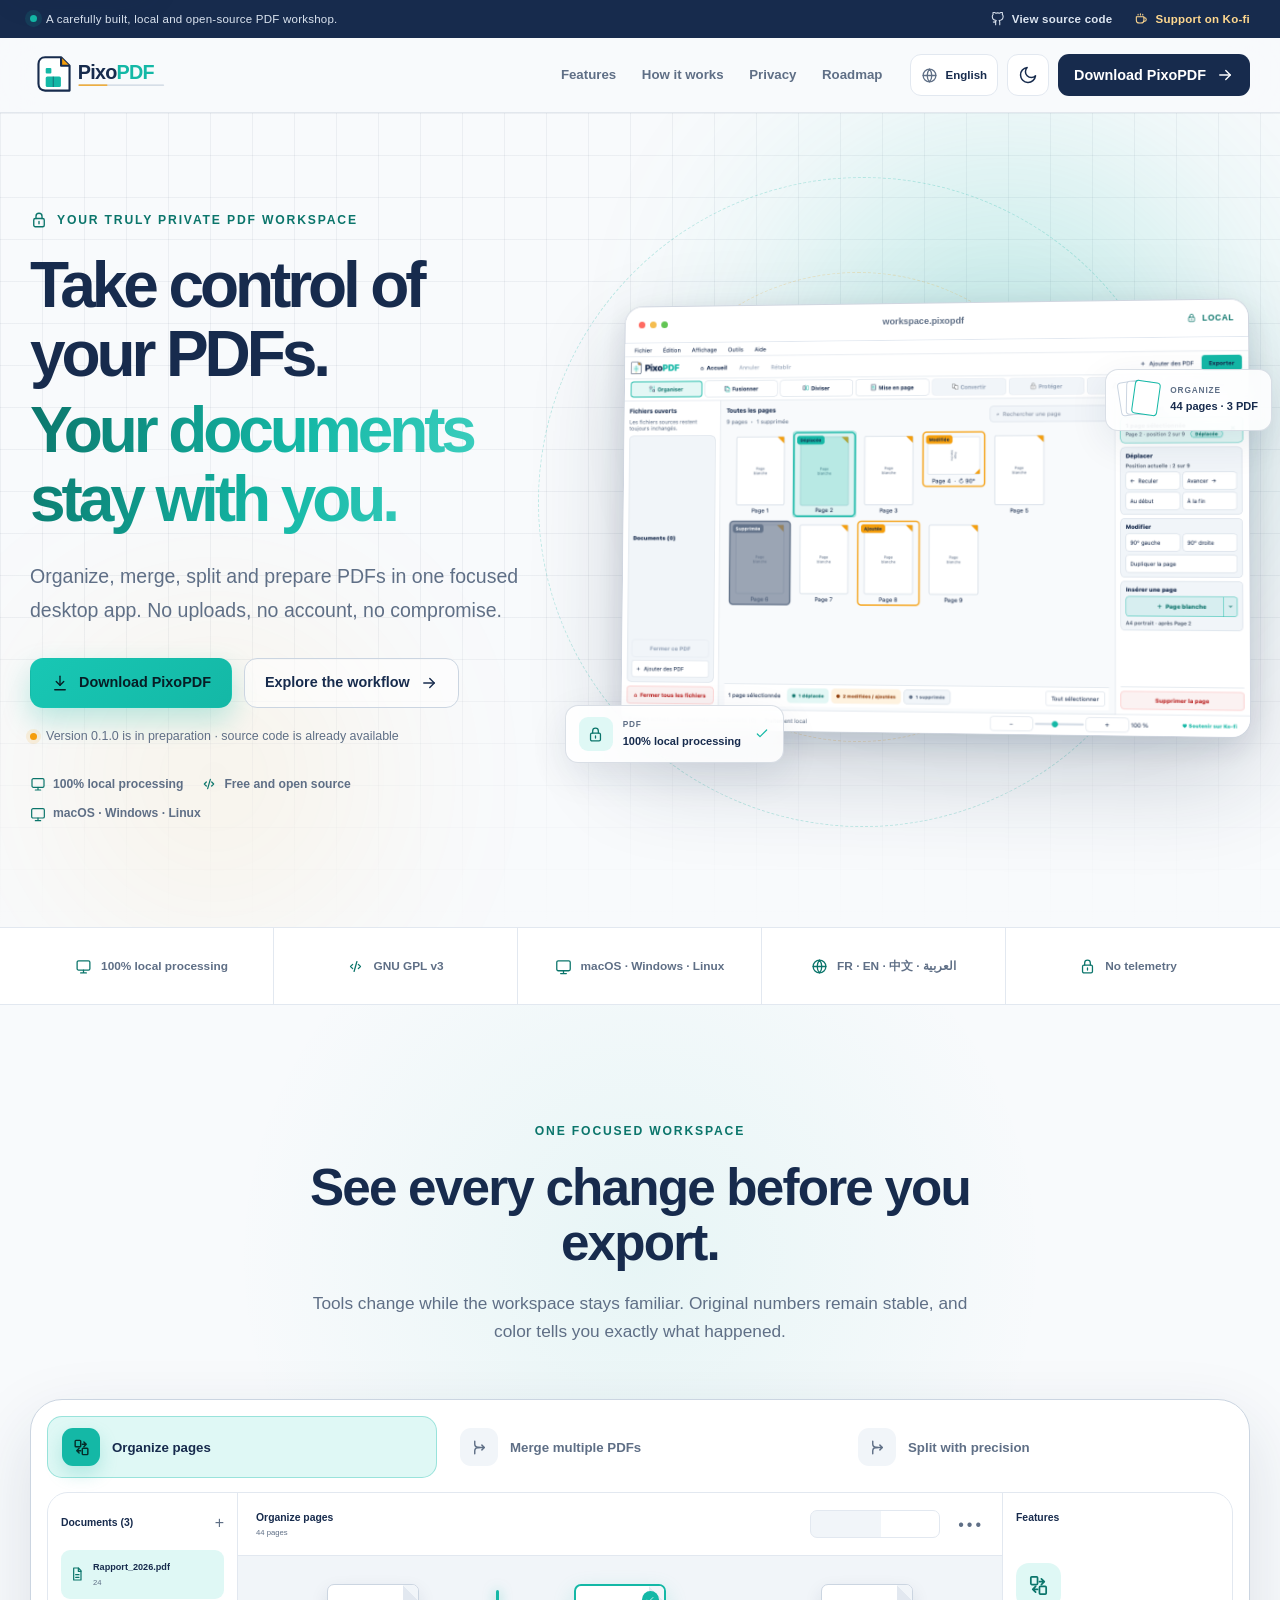
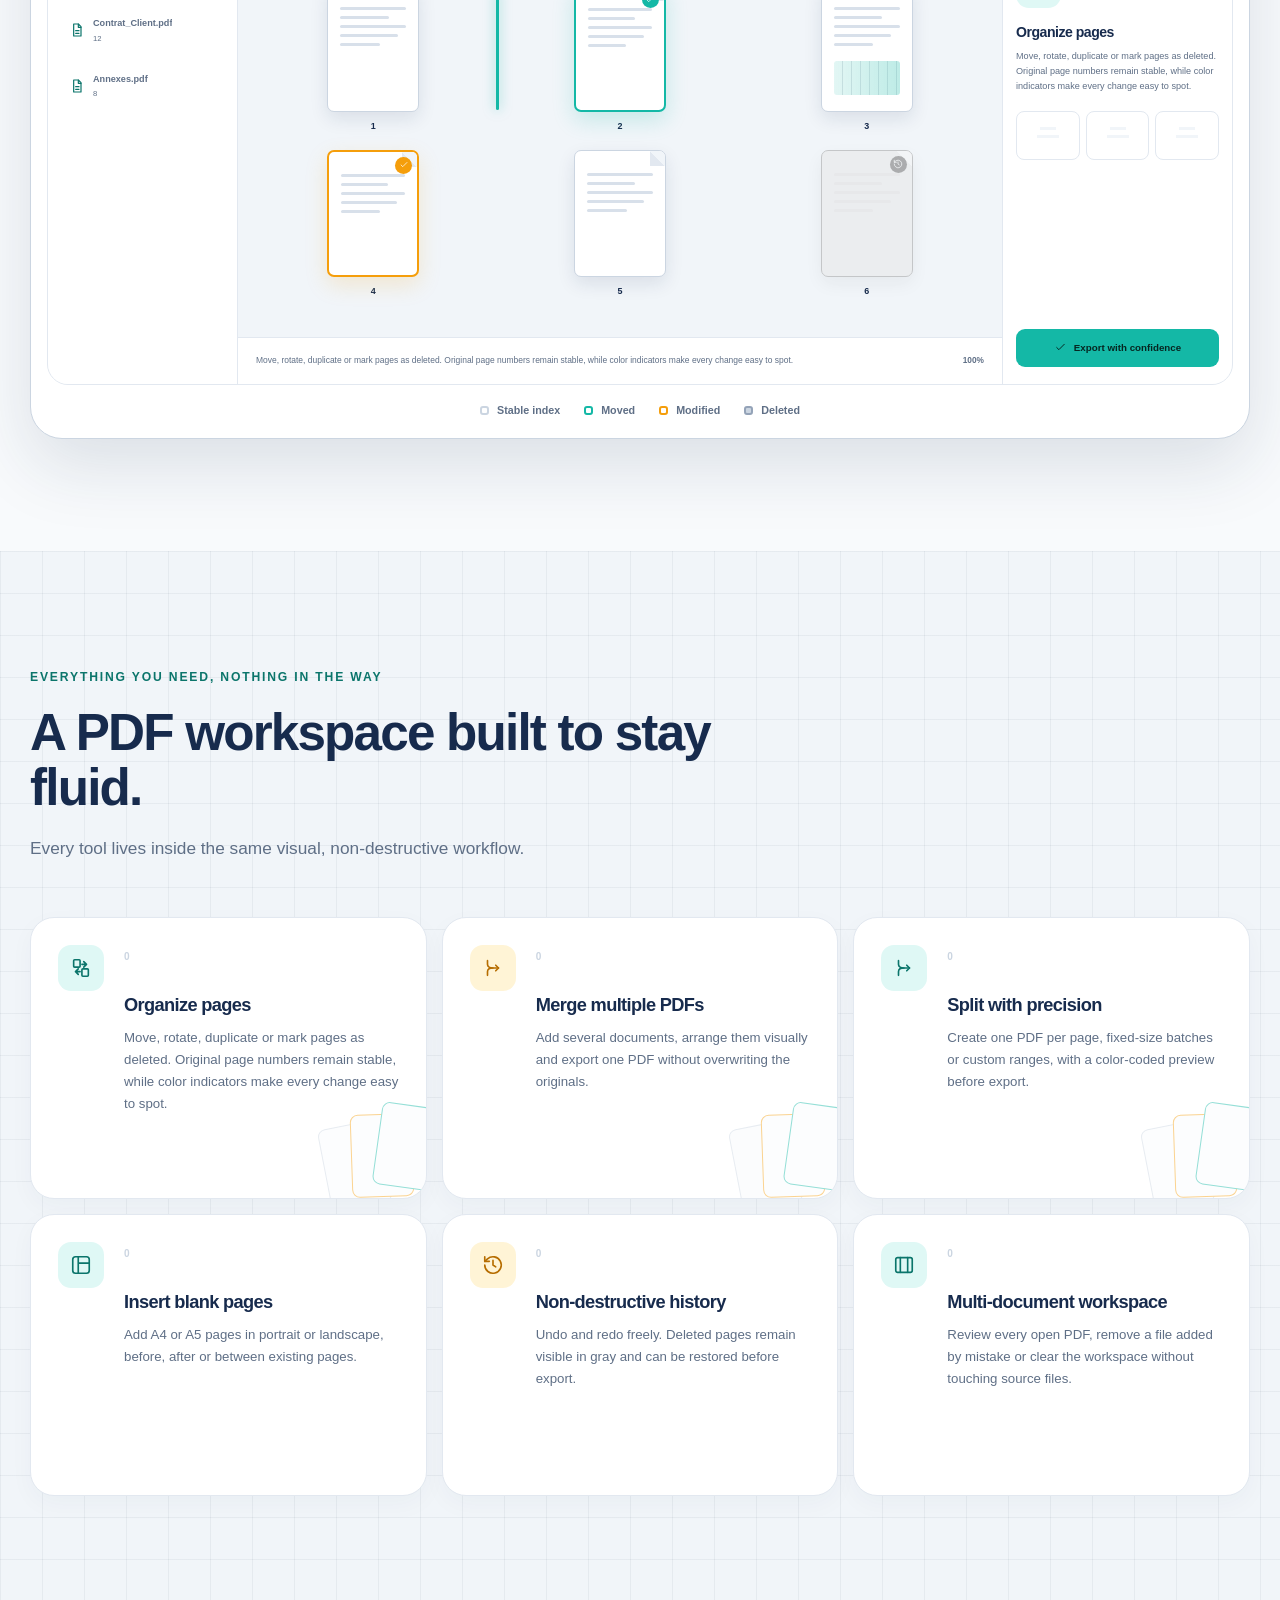
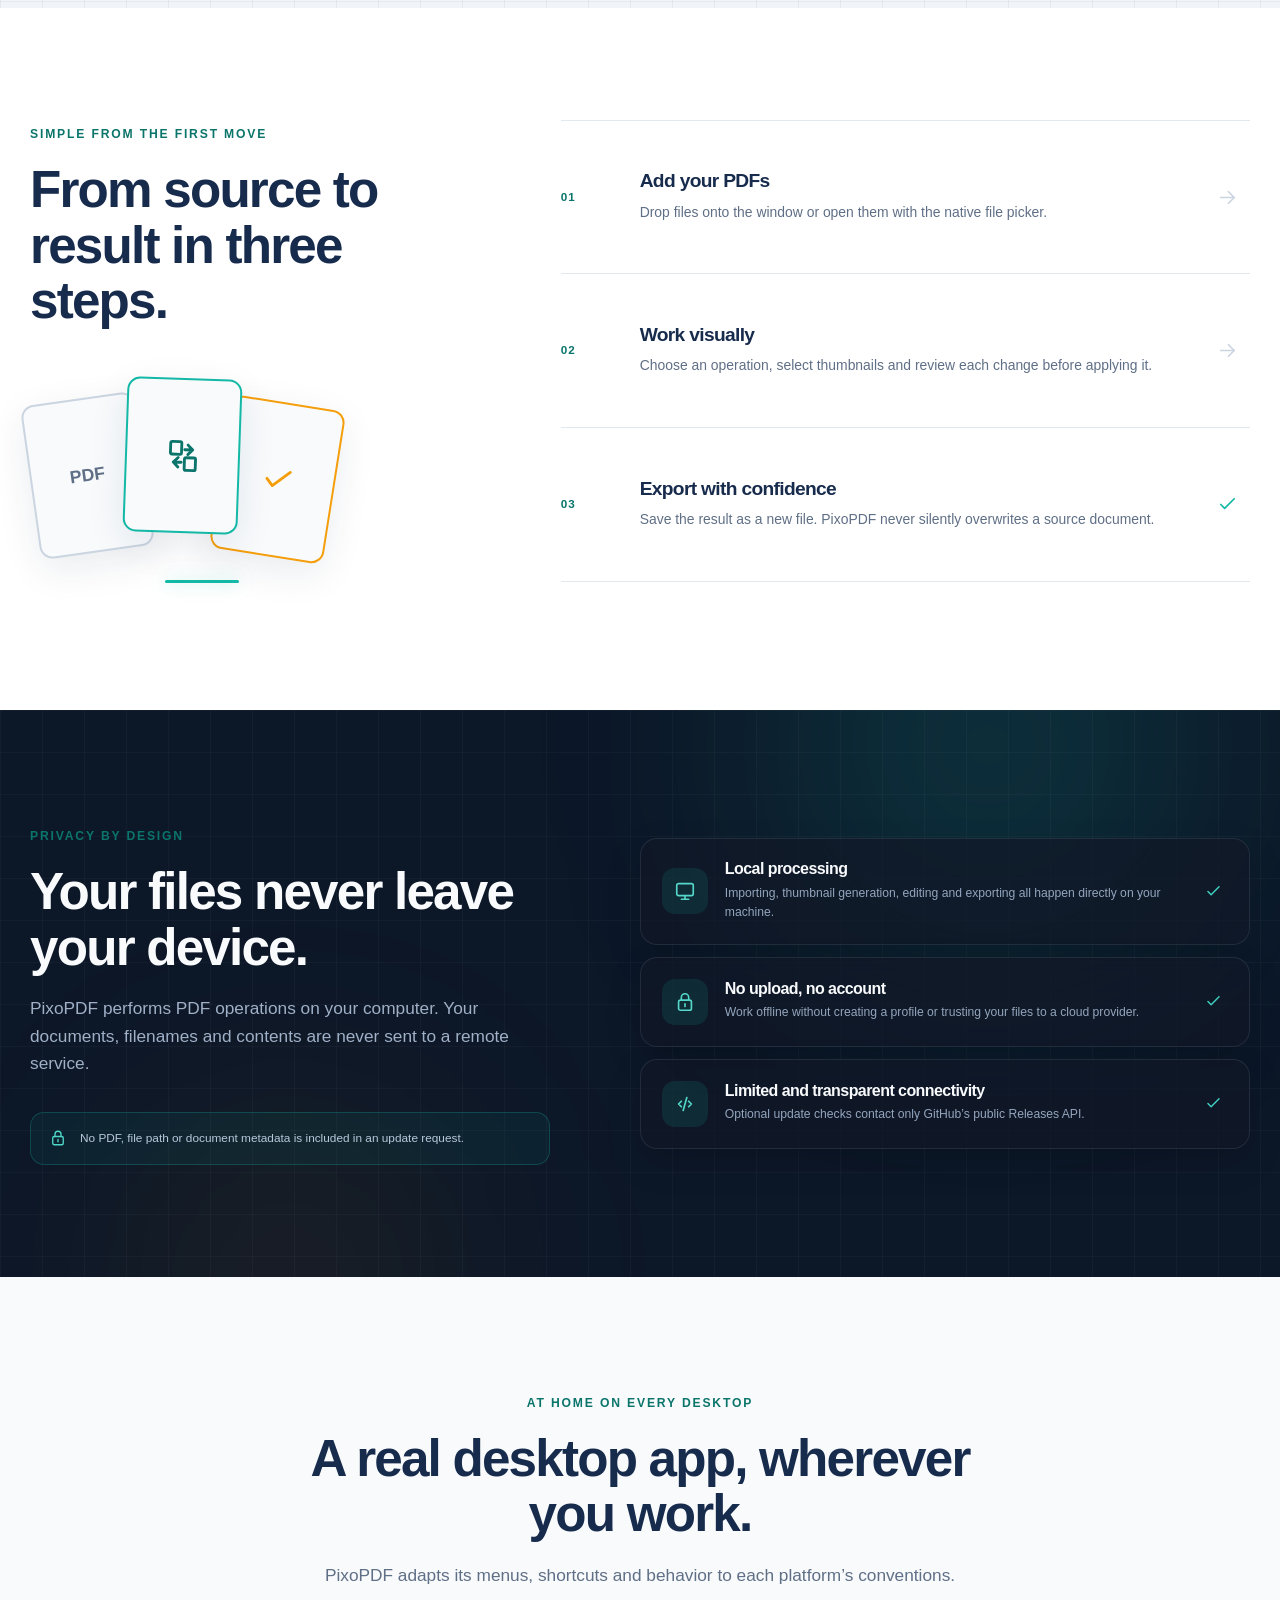
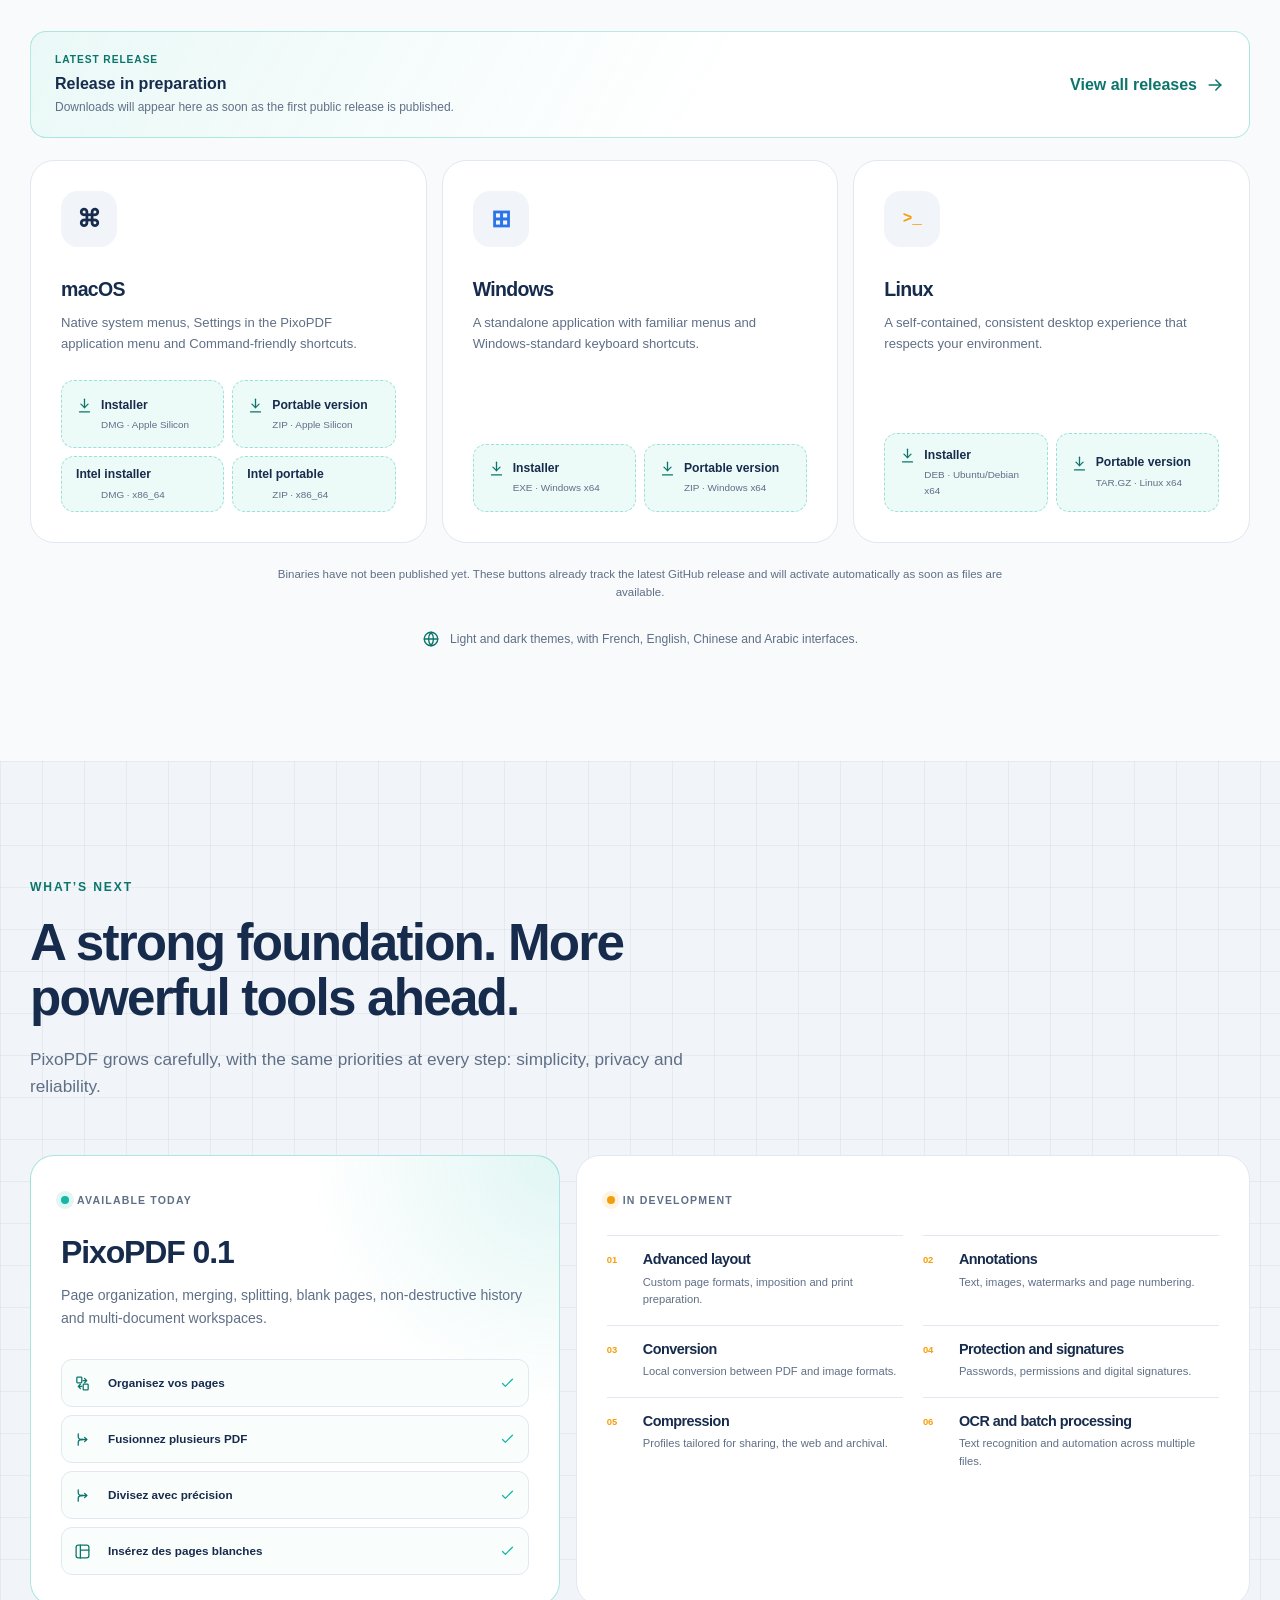
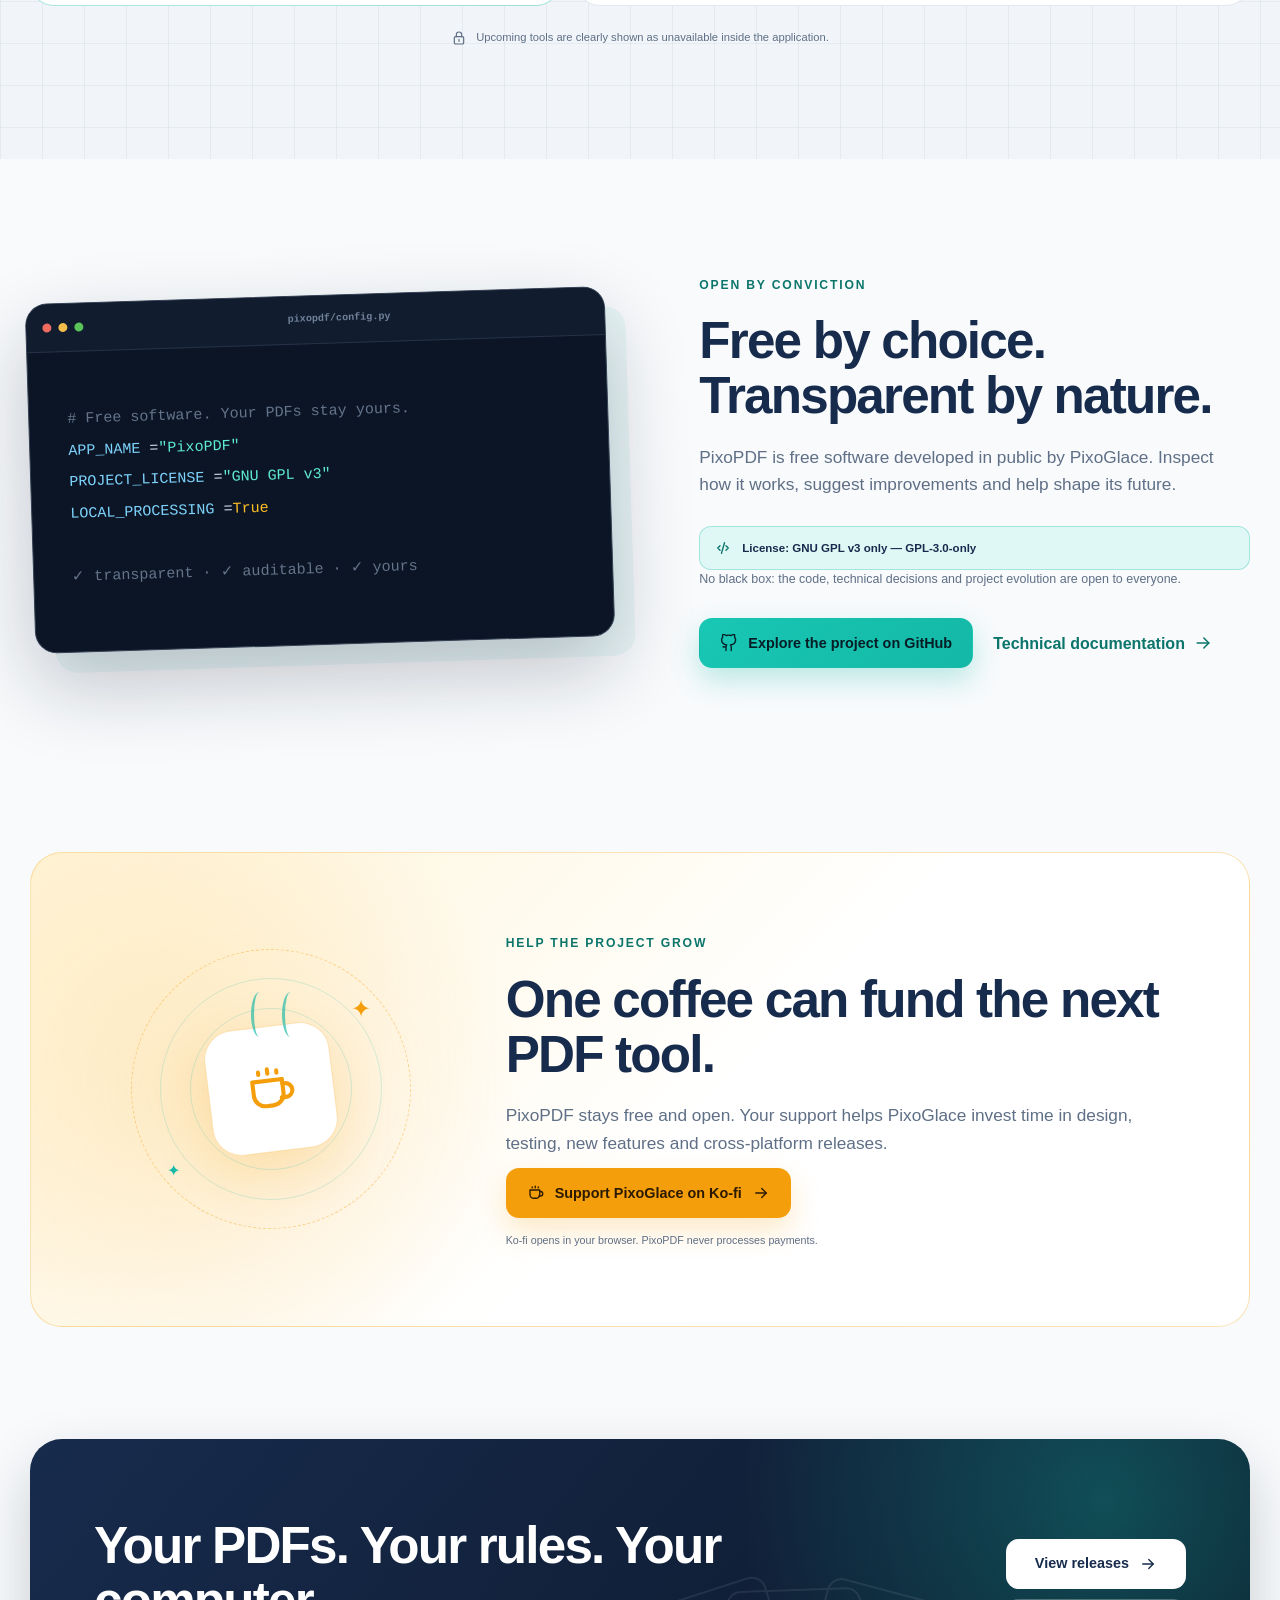
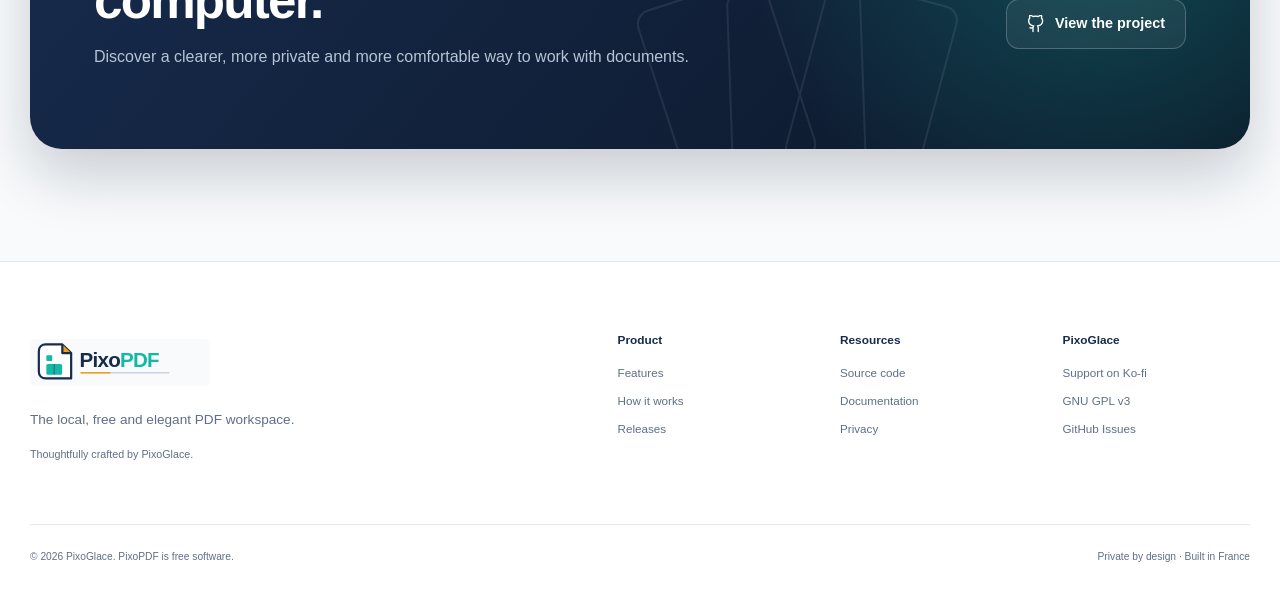
<file: docs/index.html>
<!doctype html>
<html lang="fr" dir="ltr">
<head>
<meta charset="utf-8">
<meta name="viewport" content="width=device-width, initial-scale=1">
<link rel="preload" as="image" href="static/assets/pixopdf-wordmark-light.svg">
<link rel="preload" as="image" href="static/assets/pixopdf-wordmark-dark.svg">
<link rel="preload" as="image" href="static/assets/pixopdf-workspace-light.png">
<link rel="preload" as="image" href="static/assets/pixopdf-workspace-dark.png">
<title data-i18n="meta.title">PixoPDF — Organisez vos PDF sans les envoyer</title>
<meta name="description" content="Une boîte à outils PDF libre, privée et multiplateforme pour organiser, fusionner et diviser vos documents localement.">
<meta name="application-name" content="PixoPDF">
<link rel="author" href="https://github.com/PixoGlace">
<meta name="author" content="PixoGlace">
<link rel="manifest" href="site.webmanifest">
<link rel="canonical" href="https://pixoglace.github.io/pixopdf/">
<link rel="alternate" hreflang="fr" href="https://pixoglace.github.io/pixopdf/">
<link rel="alternate" hreflang="en" href="https://pixoglace.github.io/pixopdf/?lang=en">
<link rel="alternate" hreflang="zh" href="https://pixoglace.github.io/pixopdf/?lang=zh">
<link rel="alternate" hreflang="ar" href="https://pixoglace.github.io/pixopdf/?lang=ar">
<link rel="alternate" hreflang="x-default" href="https://pixoglace.github.io/pixopdf/">
<meta property="og:title" content="PixoPDF — Organisez vos PDF sans les envoyer">
<meta property="og:description" content="Une boîte à outils PDF libre, privée et multiplateforme pour organiser, fusionner et diviser vos documents localement.">
<meta property="og:url" content="https://pixoglace.github.io/pixopdf/">
<meta property="og:site_name" content="PixoPDF">
<meta property="og:image" content="https://pixoglace.github.io/pixopdf/static/assets/pixopdf-og.png">
<meta property="og:image:width" content="1200">
<meta property="og:image:height" content="630">
<meta property="og:type" content="website">
<meta name="twitter:card" content="summary_large_image">
<meta name="twitter:title" content="PixoPDF — Organisez vos PDF sans les envoyer">
<meta name="twitter:description" content="Une boîte à outils PDF libre, privée et multiplateforme pour organiser, fusionner et diviser vos documents localement.">
<meta name="twitter:image" content="https://pixoglace.github.io/pixopdf/static/assets/pixopdf-og.png">
<link rel="icon" href="static/assets/pixopdf-app-icon-light.svg">
<link rel="stylesheet" href="static/style.css">
<script src="static/app.js"
        data-i18n-src="static/translations.json"
        data-release-api="https://api.github.com/repos/PixoGlace/pixopdf/releases/latest"
        defer></script>
</head>
<body>
<input class="theme-checkbox" type="checkbox" id="theme-toggle" aria-label="Utiliser le thème sombre" data-i18n-attr="aria-label:controls.themeDark" data-theme-dark-label="controls.themeDark" data-theme-light-label="controls.themeLight"><input class="menu-checkbox" type="checkbox" id="menu-toggle" aria-label="Ouvrir le menu" data-i18n-attr="aria-label:controls.openMenu"><a class="skip-link" href="#main" data-i18n="controls.skipToContent">Aller au contenu</a><div class="project-banner"><div class="shell banner-inner">
<p><span class="banner-pulse" aria-hidden="true"></span><span data-i18n="banner.text">Un atelier PDF libre, local et soigneusement construit.</span></p>
<div class="banner-links">
<a href="https://github.com/PixoGlace/pixopdf" target="_blank" rel="noopener noreferrer"><svg aria-hidden="true" fill="none" viewBox="0 0 24 24" stroke="currentColor" stroke-linecap="round" stroke-linejoin="round" stroke-width="1.8"><path d="M15 22v-4a4.8 4.8 0 0 0-1-3.5c3.3-.4 6.8-1.6 6.8-7A5.4 5.4 0 0 0 19.3 4 5 5 0 0 0 19.2.5S18 0 15 2a13.4 13.4 0 0 0-7 0C5-.1 3.8.5 3.8.5A5 5 0 0 0 3.7 4a5.4 5.4 0 0 0-1.5 3.7c0 5.3 3.5 6.5 6.8 6.9A4.8 4.8 0 0 0 8 18v4m-4-5c3 1 4-1 4-1"></path></svg><span data-i18n="banner.source">Voir le code source</span></a><a class="banner-kofi" href="https://ko-fi.com/pixoglace" target="_blank" rel="noopener noreferrer"><svg aria-hidden="true" fill="none" viewBox="0 0 24 24" stroke="currentColor" stroke-linecap="round" stroke-linejoin="round" stroke-width="1.8"><path d="M4 8h13v6a5 5 0 0 1-5 5H9a5 5 0 0 1-5-5Z"></path><path d="M17 10h1a3 3 0 0 1 0 6h-2"></path><path d="M7 4v1M11 3v2M15 4v1"></path></svg><span data-i18n="banner.support">Soutenir sur Ko-fi</span></a>
</div>
</div></div>
<header class="site-header"><div class="shell header-inner">
<a class="brand" href="./" aria-label="PixoPDF"><img class="brand-light" src="static/assets/pixopdf-wordmark-light.svg" alt="PixoPDF"><img class="brand-dark" src="static/assets/pixopdf-wordmark-dark.svg" alt="PixoPDF"></a><nav class="main-nav" aria-label="Navigation principale" data-i18n-attr="aria-label:controls.navigation" id="mobile-navigation"><a href="#features" data-i18n="nav.features">Fonctionnalités</a><a href="#workflow" data-i18n="nav.workflow">Utilisation</a><a href="#privacy" data-i18n="nav.privacy">Confidentialité</a><a href="#roadmap" data-i18n="nav.roadmap">Feuille de route</a><a class="mobile-kofi" href="https://ko-fi.com/pixoglace" target="_blank" rel="noopener noreferrer"><svg aria-hidden="true" fill="none" viewBox="0 0 24 24" stroke="currentColor" stroke-linecap="round" stroke-linejoin="round" stroke-width="1.8"><path d="M4 8h13v6a5 5 0 0 1-5 5H9a5 5 0 0 1-5-5Z"></path><path d="M17 10h1a3 3 0 0 1 0 6h-2"></path><path d="M7 4v1M11 3v2M15 4v1"></path></svg><span data-i18n="nav.support">Soutenir</span></a></nav><div class="header-actions">
<details class="language-menu" data-language-menu><summary><svg class="" aria-hidden="true" fill="none" viewBox="0 0 24 24" stroke="currentColor" stroke-linecap="round" stroke-linejoin="round" stroke-width="1.8"><circle cx="12" cy="12" r="9"></circle><path d="M3 12h18M12 3a14 14 0 0 1 0 18M12 3a14 14 0 0 0 0 18"></path></svg><span data-lang-current data-i18n="locale.label">Français</span></summary><ul>
<li><a href="?lang=fr" hreflang="fr" lang="fr" data-lang-option="fr" aria-current="page" data-i18n="language.fr">Français</a></li>
<li><a href="?lang=en" hreflang="en" lang="en" data-lang-option="en" data-i18n="language.en">English</a></li>
<li><a href="?lang=zh" hreflang="zh" lang="zh-CN" data-lang-option="zh" data-i18n="language.zh">中文</a></li>
<li><a href="?lang=ar" hreflang="ar" lang="ar" dir="rtl" data-lang-option="ar" data-i18n="language.ar">العربية</a></li>
</ul></details><label class="icon-button theme-label" for="theme-toggle" data-theme-toggle data-theme-dark-label="controls.themeDark" data-theme-light-label="controls.themeLight"><span class="sr-only" data-theme-label data-i18n="controls.themeDark">Utiliser le thème sombre</span><svg class="moon-icon" aria-hidden="true" fill="none" viewBox="0 0 24 24" stroke="currentColor" stroke-linecap="round" stroke-linejoin="round" stroke-width="1.8"><path d="M21 13a9 9 0 1 1-10-10 7 7 0 0 0 10 10Z"></path></svg><svg class="sun-icon" aria-hidden="true" fill="none" viewBox="0 0 24 24" stroke="currentColor" stroke-linecap="round" stroke-linejoin="round" stroke-width="1.8"><circle cx="12" cy="12" r="4"></circle><path d="M12 2v2M12 20v2M4.9 4.9l1.4 1.4M17.7 17.7l1.4 1.4M2 12h2M20 12h2M4.9 19.1l1.4-1.4M17.7 6.3l1.4-1.4"></path></svg></label><a class="button button-small header-download is-pending" href="https://github.com/PixoGlace/pixopdf/releases" data-download-platform="auto" aria-disabled="true"><span data-i18n="release.autoDownload">Télécharger PixoPDF</span><svg aria-hidden="true" fill="none" viewBox="0 0 24 24" stroke="currentColor" stroke-linecap="round" stroke-linejoin="round" stroke-width="1.8"><path d="M5 12h14"></path><path d="m13 6 6 6-6 6"></path></svg></a><label class="menu-toggle" for="menu-toggle"><span class="sr-only" data-i18n="controls.openMenu">Ouvrir le menu</span><i aria-hidden="true"></i><i aria-hidden="true"></i></label>
</div>
</div></header><main id="main"><section class="hero section-grid" id="home"><div class="hero-glow hero-glow-teal"></div>
<div class="hero-glow hero-glow-amber"></div>
<div class="shell hero-content">
<div class="hero-copy">
<div class="eyebrow">
<svg aria-hidden="true" fill="none" viewBox="0 0 24 24" stroke="currentColor" stroke-linecap="round" stroke-linejoin="round" stroke-width="1.8"><rect x="5" y="10" width="14" height="11" rx="2"></rect><path d="M8 10V7a4 4 0 0 1 8 0v3M12 14v3"></path></svg><span data-i18n="hero.eyebrow">Votre espace PDF, vraiment privé</span></div>
<h1><span class="hero-title-main" data-i18n="hero.title">Prenez le contrôle de vos PDF.</span><span data-i18n="hero.accent">Vos documents restent chez vous.</span>
</h1>
<p class="hero-description" data-i18n="hero.description">Réorganisez, fusionnez, divisez et préparez vos PDF dans une interface claire. Aucun envoi, aucun compte, aucun compromis.</p>
<div class="hero-actions">
<a class="button button-primary is-pending" href="https://github.com/PixoGlace/pixopdf/releases" data-download-platform="auto" aria-disabled="true"><svg aria-hidden="true" fill="none" viewBox="0 0 24 24" stroke="currentColor" stroke-linecap="round" stroke-linejoin="round" stroke-width="1.8"><path d="M12 3v12"></path><path d="m7 10 5 5 5-5"></path><path d="M5 21h14"></path></svg><span data-i18n="release.autoDownload">Télécharger PixoPDF</span></a><a class="button button-secondary" href="#showcase"><span data-i18n="hero.secondary">Explorer le workflow</span><svg class="icon-arrow" aria-hidden="true" fill="none" viewBox="0 0 24 24" stroke="currentColor" stroke-linecap="round" stroke-linejoin="round" stroke-width="1.8"><path d="M5 12h14"></path><path d="m13 6 6 6-6 6"></path></svg></a>
</div>
<p class="release-note" data-release-note="release.available" aria-live="polite"><span class="release-dot"></span><span data-release-note-text data-i18n="hero.release">Version 0.1.0 en préparation · le code source est déjà disponible</span></p>
<div class="hero-badges" aria-label="Gratuit · Sans compte · GNU GPLv3" data-i18n-attr="aria-label:hero.trustLabel">
<span><svg aria-hidden="true" fill="none" viewBox="0 0 24 24" stroke="currentColor" stroke-linecap="round" stroke-linejoin="round" stroke-width="1.8"><rect x="3" y="4" width="18" height="13" rx="2"></rect><path d="M8 21h8M12 17v4"></path></svg><b data-i18n="hero.badgeLocal">Traitement 100 % local</b></span><span><svg aria-hidden="true" fill="none" viewBox="0 0 24 24" stroke="currentColor" stroke-linecap="round" stroke-linejoin="round" stroke-width="1.8"><path d="m8 9-3 3 3 3"></path><path d="m16 9 3 3-3 3"></path><path d="m14 5-4 14"></path></svg><b data-i18n="hero.badgeOpenSource">Libre et open source</b></span><span><svg aria-hidden="true" fill="none" viewBox="0 0 24 24" stroke="currentColor" stroke-linecap="round" stroke-linejoin="round" stroke-width="1.8"><rect x="2.5" y="4" width="19" height="14" rx="2"></rect><path d="M8 22h8M12 18v4"></path></svg><b data-i18n="hero.badgePlatforms">macOS · Windows · Linux</b></span>
</div>
</div>
<div class="hero-visual">
<div class="visual-orbit orbit-one"></div>
<div class="visual-orbit orbit-two"></div>
<div class="app-window">
<div class="window-bar">
<div class="window-dots" aria-hidden="true">
<span></span><span></span><span></span>
</div>
<div class="window-title">workspace.pixopdf</div>
<div class="window-secure">
<svg aria-hidden="true" fill="none" viewBox="0 0 24 24" stroke="currentColor" stroke-linecap="round" stroke-linejoin="round" stroke-width="1.8"><rect x="5" y="10" width="14" height="11" rx="2"></rect><path d="M8 10V7a4 4 0 0 1 8 0v3M12 14v3"></path></svg>LOCAL</div>
</div>
<img class="workspace-shot shot-light" src="static/assets/pixopdf-workspace-light.png" width="1440" height="900" alt="Interface de PixoPDF affichant des miniatures de pages et les options d’organisation" data-i18n-attr="alt:hero.visualAlt"><img class="workspace-shot shot-dark" src="static/assets/pixopdf-workspace-dark.png" width="1440" height="900" alt="Interface de PixoPDF affichant des miniatures de pages et les options d’organisation" data-i18n-attr="alt:hero.visualAlt">
</div>
<div class="floating-card floating-local">
<span class="floating-icon teal"><svg aria-hidden="true" fill="none" viewBox="0 0 24 24" stroke="currentColor" stroke-linecap="round" stroke-linejoin="round" stroke-width="1.8"><rect x="5" y="10" width="14" height="11" rx="2"></rect><path d="M8 10V7a4 4 0 0 1 8 0v3M12 14v3"></path></svg></span><span><small>PDF</small><b data-i18n="hero.localLabel">Traitement 100 % local</b></span><svg aria-hidden="true" fill="none" viewBox="0 0 24 24" stroke="currentColor" stroke-linecap="round" stroke-linejoin="round" stroke-width="1.8" class="floating-check"><path d="m5 12 4 4L19 6"></path></svg>
</div>
<div class="floating-card floating-pages">
<div class="mini-pages" aria-hidden="true">
<i></i><i></i><i></i>
</div>
<span><small data-i18n="hero.modeLabel">ORGANISER</small><b data-i18n="hero.pageSummary">44 pages · 3 PDF</b></span>
</div>
</div>
</div></section><section class="trust-strip" aria-label="Gratuit · Sans compte · GNU GPLv3" data-i18n-attr="aria-label:hero.trustLabel"><div class="shell trust-inner">
<div>
<svg aria-hidden="true" fill="none" viewBox="0 0 24 24" stroke="currentColor" stroke-linecap="round" stroke-linejoin="round" stroke-width="1.8"><rect x="3" y="4" width="18" height="13" rx="2"></rect><path d="M8 21h8M12 17v4"></path></svg><span data-i18n="hero.badgeLocal">Traitement 100 % local</span>
</div>
<div>
<svg aria-hidden="true" fill="none" viewBox="0 0 24 24" stroke="currentColor" stroke-linecap="round" stroke-linejoin="round" stroke-width="1.8"><path d="m8 9-3 3 3 3"></path><path d="m16 9 3 3-3 3"></path><path d="m14 5-4 14"></path></svg><span data-i18n="trust.license">GNU GPL v3</span>
</div>
<div>
<svg aria-hidden="true" fill="none" viewBox="0 0 24 24" stroke="currentColor" stroke-linecap="round" stroke-linejoin="round" stroke-width="1.8"><rect x="2.5" y="4" width="19" height="14" rx="2"></rect><path d="M8 22h8M12 18v4"></path></svg><span data-i18n="hero.badgePlatforms">macOS · Windows · Linux</span>
</div>
<div>
<svg aria-hidden="true" fill="none" viewBox="0 0 24 24" stroke="currentColor" stroke-linecap="round" stroke-linejoin="round" stroke-width="1.8"><circle cx="12" cy="12" r="9"></circle><path d="M3 12h18M12 3a14 14 0 0 1 0 18M12 3a14 14 0 0 0 0 18"></path></svg><span data-i18n="trust.languages">FR · EN · 中文 · العربية</span>
</div>
<div>
<svg aria-hidden="true" fill="none" viewBox="0 0 24 24" stroke="currentColor" stroke-linecap="round" stroke-linejoin="round" stroke-width="1.8"><rect x="5" y="10" width="14" height="11" rx="2"></rect><path d="M8 10V7a4 4 0 0 1 8 0v3M12 14v3"></path></svg><span data-i18n="trust.telemetry">Aucune télémétrie</span>
</div>
</div></section><section class="showcase section" id="showcase" data-reveal><div class="shell">
<div class="section-heading centered">
<span class="eyebrow" data-i18n="showcase.eyebrow">Une seule table de travail</span><h2 data-i18n="showcase.title">Voyez chaque changement avant d’exporter.</h2>
<p data-i18n="showcase.description">Les outils changent, votre espace reste familier. Les indices d’origine ne bougent pas et les couleurs racontent précisément ce qui s’est passé.</p>
</div>
<div class="showcase-shell">
<input class="mode-radio" type="radio" name="showcase-mode" id="mode-organize" checked><input class="mode-radio" type="radio" name="showcase-mode" id="mode-merge"><input class="mode-radio" type="radio" name="showcase-mode" id="mode-split"><div class="mode-tabs" aria-label="Choisissez un mode pour découvrir son flux" data-i18n-attr="aria-label:showcase.tabHint">
<label class="mode-tab" for="mode-organize"><span><svg aria-hidden="true" fill="none" viewBox="0 0 24 24" stroke="currentColor" stroke-linecap="round" stroke-linejoin="round" stroke-width="1.8"><rect x="4" y="3" width="7" height="8" rx="1"></rect><rect x="13" y="13" width="7" height="8" rx="1"></rect><path d="m15 5 3 3-3 3M18 8h-5M9 19l-3-3 3-3M6 16h5"></path></svg></span><b data-i18n="feature.organize.title">Organisez vos pages</b></label><label class="mode-tab" for="mode-merge"><span><svg aria-hidden="true" fill="none" viewBox="0 0 24 24" stroke="currentColor" stroke-linecap="round" stroke-linejoin="round" stroke-width="1.8"><path d="M6 4v4c0 3 2 4 6 4h6"></path><path d="M6 20v-4c0-3 2-4 6-4"></path><path d="m15 9 3 3-3 3"></path></svg></span><b data-i18n="feature.merge.title">Fusionnez plusieurs PDF</b></label><label class="mode-tab" for="mode-split"><span><svg aria-hidden="true" fill="none" viewBox="0 0 24 24" stroke="currentColor" stroke-linecap="round" stroke-linejoin="round" stroke-width="1.8"><path d="M6 4v4c0 3 2 4 6 4h6"></path><path d="M12 12c-4 0-6 1-6 4v4"></path><path d="m15 9 3 3-3 3"></path></svg></span><b data-i18n="feature.split.title">Divisez avec précision</b></label>
</div>
<div class="workflow-demo demo-mode demo-organize">
<aside class="demo-files"><div class="demo-panel-title">
<span data-i18n="showcase.documents">Documents (3)</span><b>+</b>
</div>
<div class="demo-file selected">
<svg aria-hidden="true" fill="none" viewBox="0 0 24 24" stroke="currentColor" stroke-linecap="round" stroke-linejoin="round" stroke-width="1.8"><path d="M7 3h7l4 4v14H7Z"></path><path d="M14 3v5h4M10 13h5M10 17h5"></path></svg><span><b>Rapport_2026.pdf</b><small>24</small></span>
</div>
<div class="demo-file">
<svg aria-hidden="true" fill="none" viewBox="0 0 24 24" stroke="currentColor" stroke-linecap="round" stroke-linejoin="round" stroke-width="1.8"><path d="M7 3h7l4 4v14H7Z"></path><path d="M14 3v5h4M10 13h5M10 17h5"></path></svg><span><b>Contrat_Client.pdf</b><small>12</small></span>
</div>
<div class="demo-file">
<svg aria-hidden="true" fill="none" viewBox="0 0 24 24" stroke="currentColor" stroke-linecap="round" stroke-linejoin="round" stroke-width="1.8"><path d="M7 3h7l4 4v14H7Z"></path><path d="M14 3v5h4M10 13h5M10 17h5"></path></svg><span><b>Annexes.pdf</b><small>8</small></span>
</div></aside><div class="demo-canvas">
<div class="demo-toolbar">
<span><b data-i18n="feature.organize.title">Organisez vos pages</b><small data-i18n="showcase.pageCount">44 pages</small></span><div class="demo-search"></div>
<div class="demo-view-dots">•••</div>
</div>
<div class="page-conveyor" aria-live="polite">
<div class="page-wrap state-stable">
<div class="page-card">
<div class="page-fold"></div>
<div class="page-lines">
<i></i><i></i><i></i><i></i><i></i>
</div>
</div>
<span class="page-index">1</span>
</div>
<div class="page-wrap state-moved">
<span class="drop-index"></span><div class="page-card">
<div class="page-fold"></div>
<div class="page-lines">
<i></i><i></i><i></i><i></i><i></i>
</div>
<span class="state-mark"><svg aria-hidden="true" fill="none" viewBox="0 0 24 24" stroke="currentColor" stroke-linecap="round" stroke-linejoin="round" stroke-width="1.8"><path d="m5 12 4 4L19 6"></path></svg></span>
</div>
<span class="page-index">2</span>
</div>
<div class="page-wrap state-stable">
<div class="page-card">
<div class="page-fold"></div>
<div class="page-lines">
<i></i><i></i><i></i><i></i><i></i>
</div>
<div class="page-chart"></div>
</div>
<span class="page-index">3</span>
</div>
<div class="page-wrap state-modified">
<div class="page-card">
<div class="page-fold"></div>
<div class="page-lines">
<i></i><i></i><i></i><i></i><i></i>
</div>
<span class="state-mark"><svg aria-hidden="true" fill="none" viewBox="0 0 24 24" stroke="currentColor" stroke-linecap="round" stroke-linejoin="round" stroke-width="1.8"><path d="m5 12 4 4L19 6"></path></svg></span>
</div>
<span class="page-index">4</span>
</div>
<div class="page-wrap state-stable">
<div class="page-card">
<div class="page-fold"></div>
<div class="page-lines">
<i></i><i></i><i></i><i></i><i></i>
</div>
</div>
<span class="page-index">5</span>
</div>
<div class="page-wrap state-deleted">
<div class="page-card">
<div class="page-fold"></div>
<div class="page-lines">
<i></i><i></i><i></i><i></i><i></i>
</div>
<span class="state-mark"><svg aria-hidden="true" fill="none" viewBox="0 0 24 24" stroke="currentColor" stroke-linecap="round" stroke-linejoin="round" stroke-width="1.8"><path d="M3 12a9 9 0 1 0 3-6.7L3 8"></path><path d="M3 3v5h5M12 7v5l3 2"></path></svg></span>
</div>
<span class="page-index">6</span>
</div>
</div>
<div class="demo-statusbar">
<span data-i18n="feature.organize.description">Déplacez, tournez, dupliquez ou marquez des pages comme supprimées. Leur numéro d’origine reste stable et chaque modification reçoit un indicateur coloré.</span><b>100%</b>
</div>
</div>
<aside class="demo-options"><div class="demo-panel-title" data-i18n="nav.features">Fonctionnalités</div>
<div class="option-icon"><svg aria-hidden="true" fill="none" viewBox="0 0 24 24" stroke="currentColor" stroke-linecap="round" stroke-linejoin="round" stroke-width="1.8"><rect x="4" y="3" width="7" height="8" rx="1"></rect><rect x="13" y="13" width="7" height="8" rx="1"></rect><path d="m15 5 3 3-3 3M18 8h-5M9 19l-3-3 3-3M6 16h5"></path></svg></div>
<h3 data-i18n="feature.organize.title">Organisez vos pages</h3>
<p data-i18n="feature.organize.description">Déplacez, tournez, dupliquez ou marquez des pages comme supprimées. Leur numéro d’origine reste stable et chaque modification reçoit un indicateur coloré.</p>
<div class="option-actions">
<span></span><span></span><span></span>
</div>
<span class="demo-action"><svg aria-hidden="true" fill="none" viewBox="0 0 24 24" stroke="currentColor" stroke-linecap="round" stroke-linejoin="round" stroke-width="1.8"><path d="m5 12 4 4L19 6"></path></svg><b data-i18n="showcase.export">Exportez sereinement</b></span></aside>
</div>
<div class="workflow-demo demo-mode demo-merge">
<aside class="demo-files"><div class="demo-panel-title">
<span data-i18n="showcase.documents">Documents (3)</span><b>+</b>
</div>
<div class="demo-file selected">
<svg aria-hidden="true" fill="none" viewBox="0 0 24 24" stroke="currentColor" stroke-linecap="round" stroke-linejoin="round" stroke-width="1.8"><path d="M7 3h7l4 4v14H7Z"></path><path d="M14 3v5h4M10 13h5M10 17h5"></path></svg><span><b>Rapport_2026.pdf</b><small>24</small></span>
</div>
<div class="demo-file">
<svg aria-hidden="true" fill="none" viewBox="0 0 24 24" stroke="currentColor" stroke-linecap="round" stroke-linejoin="round" stroke-width="1.8"><path d="M7 3h7l4 4v14H7Z"></path><path d="M14 3v5h4M10 13h5M10 17h5"></path></svg><span><b>Contrat_Client.pdf</b><small>12</small></span>
</div>
<div class="demo-file">
<svg aria-hidden="true" fill="none" viewBox="0 0 24 24" stroke="currentColor" stroke-linecap="round" stroke-linejoin="round" stroke-width="1.8"><path d="M7 3h7l4 4v14H7Z"></path><path d="M14 3v5h4M10 13h5M10 17h5"></path></svg><span><b>Annexes.pdf</b><small>8</small></span>
</div></aside><div class="demo-canvas">
<div class="demo-toolbar">
<span><b data-i18n="feature.merge.title">Fusionnez plusieurs PDF</b><small data-i18n="showcase.pageCount">44 pages</small></span><div class="demo-search"></div>
<div class="demo-view-dots">•••</div>
</div>
<div class="page-conveyor" aria-live="polite">
<div class="page-wrap state-stable">
<div class="page-card">
<div class="page-fold"></div>
<div class="page-lines">
<i></i><i></i><i></i><i></i><i></i>
</div>
</div>
<span class="page-index">1</span>
</div>
<div class="page-wrap state-stable">
<div class="page-card">
<div class="page-fold"></div>
<div class="page-lines">
<i></i><i></i><i></i><i></i><i></i>
</div>
<span class="state-mark"><svg aria-hidden="true" fill="none" viewBox="0 0 24 24" stroke="currentColor" stroke-linecap="round" stroke-linejoin="round" stroke-width="1.8"><path d="m5 12 4 4L19 6"></path></svg></span>
</div>
<span class="page-index">2</span>
</div>
<div class="page-wrap state-stable">
<div class="page-card">
<div class="page-fold"></div>
<div class="page-lines">
<i></i><i></i><i></i><i></i><i></i>
</div>
<div class="page-chart"></div>
</div>
<span class="page-index">3</span>
</div>
<div class="page-wrap state-moved">
<div class="page-card">
<div class="page-fold"></div>
<div class="page-lines">
<i></i><i></i><i></i><i></i><i></i>
</div>
<span class="state-mark"><svg aria-hidden="true" fill="none" viewBox="0 0 24 24" stroke="currentColor" stroke-linecap="round" stroke-linejoin="round" stroke-width="1.8"><path d="m5 12 4 4L19 6"></path></svg></span>
</div>
<span class="page-index">4</span>
</div>
<div class="page-wrap state-moved">
<div class="page-card">
<div class="page-fold"></div>
<div class="page-lines">
<i></i><i></i><i></i><i></i><i></i>
</div>
</div>
<span class="page-index">5</span>
</div>
<div class="page-wrap state-moved">
<div class="page-card">
<div class="page-fold"></div>
<div class="page-lines">
<i></i><i></i><i></i><i></i><i></i>
</div>
<span class="state-mark"><svg aria-hidden="true" fill="none" viewBox="0 0 24 24" stroke="currentColor" stroke-linecap="round" stroke-linejoin="round" stroke-width="1.8"><path d="M3 12a9 9 0 1 0 3-6.7L3 8"></path><path d="M3 3v5h5M12 7v5l3 2"></path></svg></span>
</div>
<span class="page-index">6</span>
</div>
</div>
<div class="demo-statusbar">
<span data-i18n="feature.merge.description">Ajoutez plusieurs documents, ajustez leur ordre visuellement puis exportez un PDF unique sans remplacer les originaux.</span><b>100%</b>
</div>
</div>
<aside class="demo-options"><div class="demo-panel-title" data-i18n="nav.features">Fonctionnalités</div>
<div class="option-icon"><svg aria-hidden="true" fill="none" viewBox="0 0 24 24" stroke="currentColor" stroke-linecap="round" stroke-linejoin="round" stroke-width="1.8"><rect x="4" y="3" width="7" height="8" rx="1"></rect><rect x="13" y="13" width="7" height="8" rx="1"></rect><path d="m15 5 3 3-3 3M18 8h-5M9 19l-3-3 3-3M6 16h5"></path></svg></div>
<h3 data-i18n="feature.merge.title">Fusionnez plusieurs PDF</h3>
<p data-i18n="feature.merge.description">Ajoutez plusieurs documents, ajustez leur ordre visuellement puis exportez un PDF unique sans remplacer les originaux.</p>
<div class="option-actions">
<span></span><span></span><span></span>
</div>
<span class="demo-action"><svg aria-hidden="true" fill="none" viewBox="0 0 24 24" stroke="currentColor" stroke-linecap="round" stroke-linejoin="round" stroke-width="1.8"><path d="m5 12 4 4L19 6"></path></svg><b data-i18n="showcase.export">Exportez sereinement</b></span></aside>
</div>
<div class="workflow-demo demo-mode demo-split">
<aside class="demo-files"><div class="demo-panel-title">
<span data-i18n="showcase.documents">Documents (3)</span><b>+</b>
</div>
<div class="demo-file selected">
<svg aria-hidden="true" fill="none" viewBox="0 0 24 24" stroke="currentColor" stroke-linecap="round" stroke-linejoin="round" stroke-width="1.8"><path d="M7 3h7l4 4v14H7Z"></path><path d="M14 3v5h4M10 13h5M10 17h5"></path></svg><span><b>Rapport_2026.pdf</b><small>24</small></span>
</div>
<div class="demo-file">
<svg aria-hidden="true" fill="none" viewBox="0 0 24 24" stroke="currentColor" stroke-linecap="round" stroke-linejoin="round" stroke-width="1.8"><path d="M7 3h7l4 4v14H7Z"></path><path d="M14 3v5h4M10 13h5M10 17h5"></path></svg><span><b>Contrat_Client.pdf</b><small>12</small></span>
</div>
<div class="demo-file">
<svg aria-hidden="true" fill="none" viewBox="0 0 24 24" stroke="currentColor" stroke-linecap="round" stroke-linejoin="round" stroke-width="1.8"><path d="M7 3h7l4 4v14H7Z"></path><path d="M14 3v5h4M10 13h5M10 17h5"></path></svg><span><b>Annexes.pdf</b><small>8</small></span>
</div></aside><div class="demo-canvas">
<div class="demo-toolbar">
<span><b data-i18n="feature.split.title">Divisez avec précision</b><small data-i18n="showcase.pageCount">44 pages</small></span><div class="demo-search"></div>
<div class="demo-view-dots">•••</div>
</div>
<div class="page-conveyor" aria-live="polite">
<div class="page-wrap state-batch-a">
<div class="page-card">
<div class="page-fold"></div>
<div class="page-lines">
<i></i><i></i><i></i><i></i><i></i>
</div>
</div>
<span class="page-index">1</span><span class="batch-label">A</span>
</div>
<div class="page-wrap state-batch-a">
<div class="page-card">
<div class="page-fold"></div>
<div class="page-lines">
<i></i><i></i><i></i><i></i><i></i>
</div>
<span class="state-mark"><svg aria-hidden="true" fill="none" viewBox="0 0 24 24" stroke="currentColor" stroke-linecap="round" stroke-linejoin="round" stroke-width="1.8"><path d="m5 12 4 4L19 6"></path></svg></span>
</div>
<span class="page-index">2</span><span class="batch-label">A</span>
</div>
<div class="page-wrap state-batch-b">
<div class="page-card">
<div class="page-fold"></div>
<div class="page-lines">
<i></i><i></i><i></i><i></i><i></i>
</div>
<div class="page-chart"></div>
</div>
<span class="page-index">3</span><span class="batch-label">B</span>
</div>
<div class="page-wrap state-batch-b">
<div class="page-card">
<div class="page-fold"></div>
<div class="page-lines">
<i></i><i></i><i></i><i></i><i></i>
</div>
<span class="state-mark"><svg aria-hidden="true" fill="none" viewBox="0 0 24 24" stroke="currentColor" stroke-linecap="round" stroke-linejoin="round" stroke-width="1.8"><path d="m5 12 4 4L19 6"></path></svg></span>
</div>
<span class="page-index">4</span><span class="batch-label">B</span>
</div>
<div class="page-wrap state-batch-c">
<div class="page-card">
<div class="page-fold"></div>
<div class="page-lines">
<i></i><i></i><i></i><i></i><i></i>
</div>
</div>
<span class="page-index">5</span><span class="batch-label">C</span>
</div>
<div class="page-wrap state-batch-c">
<div class="page-card">
<div class="page-fold"></div>
<div class="page-lines">
<i></i><i></i><i></i><i></i><i></i>
</div>
<span class="state-mark"><svg aria-hidden="true" fill="none" viewBox="0 0 24 24" stroke="currentColor" stroke-linecap="round" stroke-linejoin="round" stroke-width="1.8"><path d="M3 12a9 9 0 1 0 3-6.7L3 8"></path><path d="M3 3v5h5M12 7v5l3 2"></path></svg></span>
</div>
<span class="page-index">6</span><span class="batch-label">C</span>
</div>
</div>
<div class="demo-statusbar">
<span data-i18n="feature.split.description">Créez un PDF par page, des lots de taille fixe ou des plages personnalisées, avec un aperçu coloré du résultat avant l’export.</span><b>100%</b>
</div>
</div>
<aside class="demo-options"><div class="demo-panel-title" data-i18n="nav.features">Fonctionnalités</div>
<div class="option-icon"><svg aria-hidden="true" fill="none" viewBox="0 0 24 24" stroke="currentColor" stroke-linecap="round" stroke-linejoin="round" stroke-width="1.8"><rect x="4" y="3" width="7" height="8" rx="1"></rect><rect x="13" y="13" width="7" height="8" rx="1"></rect><path d="m15 5 3 3-3 3M18 8h-5M9 19l-3-3 3-3M6 16h5"></path></svg></div>
<h3 data-i18n="feature.split.title">Divisez avec précision</h3>
<p data-i18n="feature.split.description">Créez un PDF par page, des lots de taille fixe ou des plages personnalisées, avec un aperçu coloré du résultat avant l’export.</p>
<div class="option-actions">
<span></span><span></span><span></span>
</div>
<span class="demo-action"><svg aria-hidden="true" fill="none" viewBox="0 0 24 24" stroke="currentColor" stroke-linecap="round" stroke-linejoin="round" stroke-width="1.8"><path d="m5 12 4 4L19 6"></path></svg><b data-i18n="showcase.export">Exportez sereinement</b></span></aside>
</div>
<div class="state-legend">
<span><i class="legend-stable"></i><b data-i18n="showcase.legendStable">Indice stable</b></span><span><i class="legend-moved"></i><b data-i18n="showcase.legendMoved">Déplacée</b></span><span><i class="legend-modified"></i><b data-i18n="showcase.legendModified">Modifiée</b></span><span><i class="legend-deleted"></i><b data-i18n="showcase.legendDeleted">Supprimée</b></span>
</div>
</div>
</div></section><section class="features section section-grid" id="features" data-reveal><div class="shell">
<div class="section-heading">
<span class="eyebrow" data-i18n="features.eyebrow">L’essentiel, sans le superflu</span><h2 data-i18n="features.title">Un atelier PDF pensé pour rester fluide.</h2>
<p data-i18n="features.description">Chaque outil s’intègre dans le même espace de travail visuel et non destructif.</p>
</div>
<div class="feature-grid">
<article class="feature-card feature-1"><div class="feature-icon"><svg aria-hidden="true" fill="none" viewBox="0 0 24 24" stroke="currentColor" stroke-linecap="round" stroke-linejoin="round" stroke-width="1.8"><rect x="4" y="3" width="7" height="8" rx="1"></rect><rect x="13" y="13" width="7" height="8" rx="1"></rect><path d="m15 5 3 3-3 3M18 8h-5M9 19l-3-3 3-3M6 16h5"></path></svg></div>
<div>
<span class="feature-number">0</span><h3 data-i18n="feature.organize.title">Organisez vos pages</h3>
<p data-i18n="feature.organize.description">Déplacez, tournez, dupliquez ou marquez des pages comme supprimées. Leur numéro d’origine reste stable et chaque modification reçoit un indicateur coloré.</p>
</div>
<div class="feature-motif" aria-hidden="true">
<i></i><i></i><i></i>
</div></article><article class="feature-card feature-2"><div class="feature-icon"><svg aria-hidden="true" fill="none" viewBox="0 0 24 24" stroke="currentColor" stroke-linecap="round" stroke-linejoin="round" stroke-width="1.8"><path d="M6 4v4c0 3 2 4 6 4h6"></path><path d="M6 20v-4c0-3 2-4 6-4"></path><path d="m15 9 3 3-3 3"></path></svg></div>
<div>
<span class="feature-number">0</span><h3 data-i18n="feature.merge.title">Fusionnez plusieurs PDF</h3>
<p data-i18n="feature.merge.description">Ajoutez plusieurs documents, ajustez leur ordre visuellement puis exportez un PDF unique sans remplacer les originaux.</p>
</div>
<div class="feature-motif" aria-hidden="true">
<i></i><i></i><i></i>
</div></article><article class="feature-card feature-3"><div class="feature-icon"><svg aria-hidden="true" fill="none" viewBox="0 0 24 24" stroke="currentColor" stroke-linecap="round" stroke-linejoin="round" stroke-width="1.8"><path d="M6 4v4c0 3 2 4 6 4h6"></path><path d="M12 12c-4 0-6 1-6 4v4"></path><path d="m15 9 3 3-3 3"></path></svg></div>
<div>
<span class="feature-number">0</span><h3 data-i18n="feature.split.title">Divisez avec précision</h3>
<p data-i18n="feature.split.description">Créez un PDF par page, des lots de taille fixe ou des plages personnalisées, avec un aperçu coloré du résultat avant l’export.</p>
</div>
<div class="feature-motif" aria-hidden="true">
<i></i><i></i><i></i>
</div></article><article class="feature-card feature-4"><div class="feature-icon"><svg aria-hidden="true" fill="none" viewBox="0 0 24 24" stroke="currentColor" stroke-linecap="round" stroke-linejoin="round" stroke-width="1.8"><rect x="3" y="3" width="18" height="18" rx="3"></rect><path d="M9 3v18M9 10h12"></path></svg></div>
<div>
<span class="feature-number">0</span><h3 data-i18n="feature.blankPages.title">Insérez des pages blanches</h3>
<p data-i18n="feature.blankPages.description">Ajoutez des pages A4 ou A5, en portrait ou paysage, avant, après ou entre les pages existantes.</p>
</div></article><article class="feature-card feature-5"><div class="feature-icon"><svg aria-hidden="true" fill="none" viewBox="0 0 24 24" stroke="currentColor" stroke-linecap="round" stroke-linejoin="round" stroke-width="1.8"><path d="M3 12a9 9 0 1 0 3-6.7L3 8"></path><path d="M3 3v5h5M12 7v5l3 2"></path></svg></div>
<div>
<span class="feature-number">0</span><h3 data-i18n="feature.history.title">Historique non destructif</h3>
<p data-i18n="feature.history.description">Annulez et rétablissez vos actions. Les pages supprimées restent visibles en gris et peuvent être restaurées avant l’export.</p>
</div></article><article class="feature-card feature-6"><div class="feature-icon"><svg aria-hidden="true" fill="none" viewBox="0 0 24 24" stroke="currentColor" stroke-linecap="round" stroke-linejoin="round" stroke-width="1.8"><rect x="3" y="4" width="18" height="16" rx="2"></rect><path d="M8 4v16M16 4v16"></path></svg></div>
<div>
<span class="feature-number">0</span><h3 data-i18n="feature.multiDocuments.title">Espace multi-documents</h3>
<p data-i18n="feature.multiDocuments.description">Consultez tous les PDF ouverts, retirez un fichier ajouté par erreur ou videz le workspace sans toucher aux fichiers sources.</p>
</div></article>
</div>
</div></section><section class="workflow section" id="workflow" data-reveal><div class="shell workflow-layout">
<div class="workflow-intro">
<span class="eyebrow" data-i18n="workflow.eyebrow">Simple dès le premier geste</span><h2 data-i18n="workflow.title">Du fichier au résultat en trois étapes.</h2>
<div class="workflow-file-stack" aria-hidden="true">
<span class="stack-page stack-one">PDF</span><span class="stack-page stack-two"><svg aria-hidden="true" fill="none" viewBox="0 0 24 24" stroke="currentColor" stroke-linecap="round" stroke-linejoin="round" stroke-width="1.8"><rect x="4" y="3" width="7" height="8" rx="1"></rect><rect x="13" y="13" width="7" height="8" rx="1"></rect><path d="m15 5 3 3-3 3M18 8h-5M9 19l-3-3 3-3M6 16h5"></path></svg></span><span class="stack-page stack-three"><svg aria-hidden="true" fill="none" viewBox="0 0 24 24" stroke="currentColor" stroke-linecap="round" stroke-linejoin="round" stroke-width="1.8"><path d="m5 12 4 4L19 6"></path></svg></span><i class="stack-line"></i>
</div>
</div>
<ol class="workflow-steps">
<li>
<span class="step-number">01</span><div>
<h3 data-i18n="workflow.add.title">Ajoutez vos PDF</h3>
<p data-i18n="workflow.add.description">Déposez vos fichiers dans la fenêtre ou ouvrez-les depuis le sélecteur système.</p>
</div>
<svg aria-hidden="true" fill="none" viewBox="0 0 24 24" stroke="currentColor" stroke-linecap="round" stroke-linejoin="round" stroke-width="1.8"><path d="M5 12h14"></path><path d="m13 6 6 6-6 6"></path></svg>
</li>
<li>
<span class="step-number">02</span><div>
<h3 data-i18n="workflow.edit.title">Travaillez visuellement</h3>
<p data-i18n="workflow.edit.description">Choisissez une opération, sélectionnez les miniatures et contrôlez chaque changement avant de l’appliquer.</p>
</div>
<svg aria-hidden="true" fill="none" viewBox="0 0 24 24" stroke="currentColor" stroke-linecap="round" stroke-linejoin="round" stroke-width="1.8"><path d="M5 12h14"></path><path d="m13 6 6 6-6 6"></path></svg>
</li>
<li>
<span class="step-number">03</span><div>
<h3 data-i18n="showcase.export">Exportez sereinement</h3>
<p data-i18n="workflow.export.description">Enregistrez le résultat dans un nouveau fichier. PixoPDF ne remplace jamais silencieusement vos sources.</p>
</div>
<svg aria-hidden="true" fill="none" viewBox="0 0 24 24" stroke="currentColor" stroke-linecap="round" stroke-linejoin="round" stroke-width="1.8"><path d="m5 12 4 4L19 6"></path></svg>
</li>
</ol>
</div></section><section class="privacy section" id="privacy" data-reveal><div class="privacy-grid" aria-hidden="true"></div>
<div class="shell privacy-layout">
<div class="privacy-copy">
<span class="eyebrow" data-i18n="privacy.eyebrow">La confidentialité par conception</span><h2 data-i18n="privacy.title">Vos fichiers ne quittent jamais votre appareil.</h2>
<p data-i18n="privacy.description">PixoPDF réalise les opérations PDF sur votre ordinateur. Vos documents, leurs noms et leur contenu ne sont pas transmis à un service distant.</p>
<div class="privacy-note">
<svg aria-hidden="true" fill="none" viewBox="0 0 24 24" stroke="currentColor" stroke-linecap="round" stroke-linejoin="round" stroke-width="1.8"><rect x="5" y="10" width="14" height="11" rx="2"></rect><path d="M8 10V7a4 4 0 0 1 8 0v3M12 14v3"></path></svg><span data-i18n="privacy.note">Aucun PDF, chemin de fichier ou métadonnée de document n’est inclus dans la recherche de mise à jour.</span>
</div>
</div>
<div class="privacy-cards">
<article><span class="privacy-icon"><svg aria-hidden="true" fill="none" viewBox="0 0 24 24" stroke="currentColor" stroke-linecap="round" stroke-linejoin="round" stroke-width="1.8"><rect x="3" y="4" width="18" height="13" rx="2"></rect><path d="M8 21h8M12 17v4"></path></svg></span><div>
<h3 data-i18n="privacy.local.title">Traitement local</h3>
<p data-i18n="privacy.local.description">L’import, les miniatures, les modifications et l’export sont exécutés directement sur votre machine.</p>
</div>
<svg aria-hidden="true" fill="none" viewBox="0 0 24 24" stroke="currentColor" stroke-linecap="round" stroke-linejoin="round" stroke-width="1.8" class="privacy-check"><path d="m5 12 4 4L19 6"></path></svg></article><article><span class="privacy-icon"><svg aria-hidden="true" fill="none" viewBox="0 0 24 24" stroke="currentColor" stroke-linecap="round" stroke-linejoin="round" stroke-width="1.8"><rect x="5" y="10" width="14" height="11" rx="2"></rect><path d="M8 10V7a4 4 0 0 1 8 0v3M12 14v3"></path></svg></span><div>
<h3 data-i18n="privacy.noUpload.title">Aucun envoi, aucun compte</h3>
<p data-i18n="privacy.noUpload.description">Vous pouvez travailler hors ligne sans créer de profil ni confier vos fichiers à un cloud.</p>
</div>
<svg aria-hidden="true" fill="none" viewBox="0 0 24 24" stroke="currentColor" stroke-linecap="round" stroke-linejoin="round" stroke-width="1.8" class="privacy-check"><path d="m5 12 4 4L19 6"></path></svg></article><article><span class="privacy-icon"><svg aria-hidden="true" fill="none" viewBox="0 0 24 24" stroke="currentColor" stroke-linecap="round" stroke-linejoin="round" stroke-width="1.8"><path d="m8 9-3 3 3 3"></path><path d="m16 9 3 3-3 3"></path><path d="m14 5-4 14"></path></svg></span><div>
<h3 data-i18n="privacy.transparent.title">Une connexion limitée et transparente</h3>
<p data-i18n="privacy.transparent.description">La recherche facultative de mises à jour contacte uniquement l’API publique des versions GitHub.</p>
</div>
<svg aria-hidden="true" fill="none" viewBox="0 0 24 24" stroke="currentColor" stroke-linecap="round" stroke-linejoin="round" stroke-width="1.8" class="privacy-check"><path d="m5 12 4 4L19 6"></path></svg></article>
</div>
</div></section><section class="platforms section" id="platforms" data-reveal><div class="shell">
<div class="section-heading centered">
<span class="eyebrow" data-i18n="platforms.eyebrow">Chez vous sur chaque bureau</span><h2 data-i18n="platforms.title">Une véritable application desktop, partout.</h2>
<p data-i18n="platforms.description">PixoPDF adapte ses menus, ses raccourcis et son comportement aux conventions de chaque système.</p>
</div>
<div class="release-overview" id="downloads" role="status" aria-live="polite">
<div>
<span class="release-overview-label" data-i18n="release.latestLabel">Dernière version</span>
<strong data-release-version data-i18n="release.preparing">Version en préparation</strong>
<p data-release-name data-i18n="release.preparingDescription">Les téléchargements apparaîtront ici dès la première release publique.</p>
</div>
<a class="text-link" href="https://github.com/PixoGlace/pixopdf/releases"><span data-i18n="release.all">Voir toutes les releases</span><svg class="icon-arrow" aria-hidden="true" fill="none" viewBox="0 0 24 24" stroke="currentColor" stroke-linecap="round" stroke-linejoin="round" stroke-width="1.8"><path d="M5 12h14"></path><path d="m13 6 6 6-6 6"></path></svg></a>
</div>
<div class="platform-grid">
<article><div class="platform-symbol platform-0">⌘</div>
<h3 data-i18n="platform.macos.title">macOS</h3>
<p data-i18n="platform.macos.description">Menus système natifs, paramètres dans le menu PixoPDF et raccourcis adaptés à la touche Commande.</p>
<div class="platform-download-options"><a class="platform-download is-pending" href="https://github.com/PixoGlace/pixopdf/releases" data-download-platform="macos" data-download-kind="native" data-download-arch="arm64" aria-disabled="true"><span><svg aria-hidden="true" fill="none" viewBox="0 0 24 24" stroke="currentColor" stroke-linecap="round" stroke-linejoin="round" stroke-width="1.8"><path d="M12 3v12"></path><path d="m7 10 5 5 5-5"></path><path d="M5 21h14"></path></svg><strong data-i18n="release.installer">Installateur</strong></span><small data-i18n="release.macosArmInstaller">DMG · Apple Silicon</small></a><a class="platform-download is-pending" href="https://github.com/PixoGlace/pixopdf/releases" data-download-platform="macos" data-download-kind="portable" data-download-arch="arm64" aria-disabled="true"><span><svg aria-hidden="true" fill="none" viewBox="0 0 24 24" stroke="currentColor" stroke-linecap="round" stroke-linejoin="round" stroke-width="1.8"><path d="M12 3v12"></path><path d="m7 10 5 5 5-5"></path><path d="M5 21h14"></path></svg><strong data-i18n="release.portable">Version portable</strong></span><small data-i18n="release.macosArmPortable">ZIP · Apple Silicon</small></a><a class="platform-download compact is-pending" href="https://github.com/PixoGlace/pixopdf/releases" data-download-platform="macos" data-download-kind="native" data-download-arch="x86_64" aria-disabled="true"><span><strong data-i18n="release.installerIntel">Installateur Intel</strong></span><small>DMG · x86_64</small></a><a class="platform-download compact is-pending" href="https://github.com/PixoGlace/pixopdf/releases" data-download-platform="macos" data-download-kind="portable" data-download-arch="x86_64" aria-disabled="true"><span><strong data-i18n="release.portableIntel">Portable Intel</strong></span><small>ZIP · x86_64</small></a></div></article><article><div class="platform-symbol platform-1">⊞</div>
<h3 data-i18n="platform.windows.title">Windows</h3>
<p data-i18n="platform.windows.description">Une application autonome avec des menus familiers et des raccourcis clavier conformes à Windows.</p>
<div class="platform-download-options"><a class="platform-download is-pending" href="https://github.com/PixoGlace/pixopdf/releases" data-download-platform="windows" data-download-kind="native" data-download-arch="x86_64" aria-disabled="true"><span><svg aria-hidden="true" fill="none" viewBox="0 0 24 24" stroke="currentColor" stroke-linecap="round" stroke-linejoin="round" stroke-width="1.8"><path d="M12 3v12"></path><path d="m7 10 5 5 5-5"></path><path d="M5 21h14"></path></svg><strong data-i18n="release.installer">Installateur</strong></span><small data-i18n="release.windowsInstaller">EXE · Windows x64</small></a><a class="platform-download is-pending" href="https://github.com/PixoGlace/pixopdf/releases" data-download-platform="windows" data-download-kind="portable" data-download-arch="x86_64" aria-disabled="true"><span><svg aria-hidden="true" fill="none" viewBox="0 0 24 24" stroke="currentColor" stroke-linecap="round" stroke-linejoin="round" stroke-width="1.8"><path d="M12 3v12"></path><path d="m7 10 5 5 5-5"></path><path d="M5 21h14"></path></svg><strong data-i18n="release.portable">Version portable</strong></span><small data-i18n="release.windowsPortable">ZIP · Windows x64</small></a></div></article><article><div class="platform-symbol platform-2">&gt;_</div>
<h3 data-i18n="platform.linux.title">Linux</h3>
<p data-i18n="platform.linux.description">Une expérience desktop indépendante, cohérente et respectueuse de votre environnement.</p>
<div class="platform-download-options"><a class="platform-download is-pending" href="https://github.com/PixoGlace/pixopdf/releases" data-download-platform="linux" data-download-kind="native" data-download-arch="amd64" aria-disabled="true"><span><svg aria-hidden="true" fill="none" viewBox="0 0 24 24" stroke="currentColor" stroke-linecap="round" stroke-linejoin="round" stroke-width="1.8"><path d="M12 3v12"></path><path d="m7 10 5 5 5-5"></path><path d="M5 21h14"></path></svg><strong data-i18n="release.installer">Installateur</strong></span><small data-i18n="release.linuxInstaller">DEB · Ubuntu/Debian x64</small></a><a class="platform-download is-pending" href="https://github.com/PixoGlace/pixopdf/releases" data-download-platform="linux" data-download-kind="portable" data-download-arch="x86_64" aria-disabled="true"><span><svg aria-hidden="true" fill="none" viewBox="0 0 24 24" stroke="currentColor" stroke-linecap="round" stroke-linejoin="round" stroke-width="1.8"><path d="M12 3v12"></path><path d="m7 10 5 5 5-5"></path><path d="M5 21h14"></path></svg><strong data-i18n="release.portable">Version portable</strong></span><small data-i18n="release.linuxPortable">TAR.GZ · Linux x64</small></a></div></article>
</div>
<p class="release-fallback" data-release-fallback data-i18n="release.fallbackDetail">Les binaires ne sont pas encore publiés. Les boutons sont déjà branchés sur la dernière release GitHub et s’activeront automatiquement dès que les fichiers seront disponibles.</p>
<p class="platform-note"><svg aria-hidden="true" fill="none" viewBox="0 0 24 24" stroke="currentColor" stroke-linecap="round" stroke-linejoin="round" stroke-width="1.8"><circle cx="12" cy="12" r="9"></circle><path d="M3 12h18M12 3a14 14 0 0 1 0 18M12 3a14 14 0 0 0 0 18"></path></svg><span data-i18n="platforms.note">Thèmes clair et sombre, interface disponible en français, anglais, chinois et arabe.</span></p>
</div></section><section class="roadmap section section-grid" id="roadmap" data-reveal><div class="shell">
<div class="section-heading">
<span class="eyebrow" data-i18n="roadmap.eyebrow">La suite</span><h2 data-i18n="roadmap.title">Une base solide. Et beaucoup d’idées à transformer.</h2>
<p data-i18n="roadmap.description">PixoPDF évolue progressivement, avec une priorité constante : rester simple, local et fiable.</p>
</div>
<div class="roadmap-layout">
<article class="roadmap-now"><span class="roadmap-label"><i></i><b data-i18n="roadmap.availableTitle">Disponible aujourd’hui</b></span><h3 data-i18n="roadmap.version">PixoPDF 0.1</h3>
<p data-i18n="roadmap.availableDescription">Organisation, fusion, division, pages blanches, historique non destructif et gestion multi-documents.</p>
<div class="available-tools">
<span><svg aria-hidden="true" fill="none" viewBox="0 0 24 24" stroke="currentColor" stroke-linecap="round" stroke-linejoin="round" stroke-width="1.8"><rect x="4" y="3" width="7" height="8" rx="1"></rect><rect x="13" y="13" width="7" height="8" rx="1"></rect><path d="m15 5 3 3-3 3M18 8h-5M9 19l-3-3 3-3M6 16h5"></path></svg>Organisez vos pages<svg aria-hidden="true" fill="none" viewBox="0 0 24 24" stroke="currentColor" stroke-linecap="round" stroke-linejoin="round" stroke-width="1.8"><path d="m5 12 4 4L19 6"></path></svg></span><span><svg aria-hidden="true" fill="none" viewBox="0 0 24 24" stroke="currentColor" stroke-linecap="round" stroke-linejoin="round" stroke-width="1.8"><path d="M6 4v4c0 3 2 4 6 4h6"></path><path d="M6 20v-4c0-3 2-4 6-4"></path><path d="m15 9 3 3-3 3"></path></svg>Fusionnez plusieurs PDF<svg aria-hidden="true" fill="none" viewBox="0 0 24 24" stroke="currentColor" stroke-linecap="round" stroke-linejoin="round" stroke-width="1.8"><path d="m5 12 4 4L19 6"></path></svg></span><span><svg aria-hidden="true" fill="none" viewBox="0 0 24 24" stroke="currentColor" stroke-linecap="round" stroke-linejoin="round" stroke-width="1.8"><path d="M6 4v4c0 3 2 4 6 4h6"></path><path d="M12 12c-4 0-6 1-6 4v4"></path><path d="m15 9 3 3-3 3"></path></svg>Divisez avec précision<svg aria-hidden="true" fill="none" viewBox="0 0 24 24" stroke="currentColor" stroke-linecap="round" stroke-linejoin="round" stroke-width="1.8"><path d="m5 12 4 4L19 6"></path></svg></span><span><svg aria-hidden="true" fill="none" viewBox="0 0 24 24" stroke="currentColor" stroke-linecap="round" stroke-linejoin="round" stroke-width="1.8"><rect x="3" y="3" width="18" height="18" rx="3"></rect><path d="M9 3v18M9 10h12"></path></svg>Insérez des pages blanches<svg aria-hidden="true" fill="none" viewBox="0 0 24 24" stroke="currentColor" stroke-linecap="round" stroke-linejoin="round" stroke-width="1.8"><path d="m5 12 4 4L19 6"></path></svg></span>
</div></article><div class="roadmap-next">
<span class="roadmap-label"><i></i><b data-i18n="roadmap.comingTitle">En préparation</b></span><div class="roadmap-list">
<article><span>01</span><div>
<h3 data-i18n="roadmap.layout.title">Mise en page avancée</h3>
<p data-i18n="roadmap.layout.description">Formats personnalisés, imposition et préparation pour l’impression.</p>
</div></article><article><span>02</span><div>
<h3 data-i18n="roadmap.annotations.title">Annotations</h3>
<p data-i18n="roadmap.annotations.description">Texte, images, filigranes et numérotation des pages.</p>
</div></article><article><span>03</span><div>
<h3 data-i18n="roadmap.conversion.title">Conversion</h3>
<p data-i18n="roadmap.conversion.description">Conversion locale entre PDF et formats d’image.</p>
</div></article><article><span>04</span><div>
<h3 data-i18n="roadmap.security.title">Protection et signatures</h3>
<p data-i18n="roadmap.security.description">Mots de passe, permissions et signatures numériques.</p>
</div></article><article><span>05</span><div>
<h3 data-i18n="roadmap.compression.title">Compression</h3>
<p data-i18n="roadmap.compression.description">Profils adaptés au partage, au web et à l’archivage.</p>
</div></article><article><span>06</span><div>
<h3 data-i18n="roadmap.ocrBatch.title">OCR et traitement par lots</h3>
<p data-i18n="roadmap.ocrBatch.description">Reconnaissance de texte et automatisation sur plusieurs fichiers.</p>
</div></article>
</div>
</div>
</div>
<p class="roadmap-disclaimer"><svg aria-hidden="true" fill="none" viewBox="0 0 24 24" stroke="currentColor" stroke-linecap="round" stroke-linejoin="round" stroke-width="1.8"><rect x="5" y="10" width="14" height="11" rx="2"></rect><path d="M8 10V7a4 4 0 0 1 8 0v3M12 14v3"></path></svg><span data-i18n="roadmap.disclaimer">Les fonctionnalités en préparation sont clairement affichées comme indisponibles dans l’application.</span></p>
</div></section><section class="open-source section" id="open-source" data-reveal><div class="shell open-source-card">
<div class="code-window" aria-hidden="true">
<div class="code-top">
<span></span><span></span><span></span><b>pixopdf/config.py</b>
</div>
<pre><code><span class="code-muted" data-i18n="openSource.codeComment"># Logiciel libre. Vos PDF restent les vôtres.</span>
<span class="code-blue">APP_NAME</span> =<span class="code-green">"PixoPDF"</span>
<span class="code-blue">PROJECT_LICENSE</span> =<span class="code-green">"GNU GPL v3"</span>
<span class="code-blue">LOCAL_PROCESSING</span> =<span class="code-orange">True</span>

<span class="code-muted" data-i18n="openSource.auditLine">✓ transparent · ✓ vérifiable · ✓ à vous</span></code></pre>
</div>
<div class="open-source-copy">
<span class="eyebrow" data-i18n="openSource.eyebrow">Ouvert par conviction</span><h2 data-i18n="openSource.title">Libre par choix. Transparent par nature.</h2>
<p data-i18n="openSource.description">PixoPDF est un logiciel libre développé publiquement par PixoGlace. Vous pouvez consulter son fonctionnement, proposer des améliorations et contribuer à son avenir.</p>
<p class="license-pill"><svg aria-hidden="true" fill="none" viewBox="0 0 24 24" stroke="currentColor" stroke-linecap="round" stroke-linejoin="round" stroke-width="1.8"><path d="m8 9-3 3 3 3"></path><path d="m16 9 3 3-3 3"></path><path d="m14 5-4 14"></path></svg><span data-i18n="openSource.license">Licence : GNU GPL v3 uniquement — GPL-3.0-only</span></p>
<p class="open-principle" data-i18n="openSource.principle">Pas de boîte noire : le code, les décisions techniques et l’évolution du projet sont accessibles à tous.</p>
<div class="open-actions">
<a class="button button-primary" href="https://github.com/PixoGlace/pixopdf" target="_blank" rel="noopener noreferrer"><svg aria-hidden="true" fill="none" viewBox="0 0 24 24" stroke="currentColor" stroke-linecap="round" stroke-linejoin="round" stroke-width="1.8"><path d="M15 22v-4a4.8 4.8 0 0 0-1-3.5c3.3-.4 6.8-1.6 6.8-7A5.4 5.4 0 0 0 19.3 4 5 5 0 0 0 19.2.5S18 0 15 2a13.4 13.4 0 0 0-7 0C5-.1 3.8.5 3.8.5A5 5 0 0 0 3.7 4a5.4 5.4 0 0 0-1.5 3.7c0 5.3 3.5 6.5 6.8 6.9A4.8 4.8 0 0 0 8 18v4m-4-5c3 1 4-1 4-1"></path></svg><span data-i18n="openSource.sourceAction">Explorer le projet sur GitHub</span></a><a class="text-link" href="https://github.com/PixoGlace/pixopdf/tree/main/docs"><span data-i18n="openSource.docsAction">Documentation technique</span><svg class="icon-arrow" aria-hidden="true" fill="none" viewBox="0 0 24 24" stroke="currentColor" stroke-linecap="round" stroke-linejoin="round" stroke-width="1.8"><path d="M5 12h14"></path><path d="m13 6 6 6-6 6"></path></svg></a>
</div>
</div>
</div></section><section class="sponsor section" id="support" data-reveal><div class="shell sponsor-card">
<div class="coffee-orbit" aria-hidden="true">
<span class="coffee-cup"><svg aria-hidden="true" fill="none" viewBox="0 0 24 24" stroke="currentColor" stroke-linecap="round" stroke-linejoin="round" stroke-width="1.8"><path d="M4 8h13v6a5 5 0 0 1-5 5H9a5 5 0 0 1-5-5Z"></path><path d="M17 10h1a3 3 0 0 1 0 6h-2"></path><path d="M7 4v1M11 3v2M15 4v1"></path></svg></span><i class="steam steam-one"></i><i class="steam steam-two"></i><span class="coffee-star star-one">✦</span><span class="coffee-star star-two">✦</span>
</div>
<div class="sponsor-copy">
<span class="eyebrow" data-i18n="sponsor.eyebrow">Faites grandir le projet</span><h2 data-i18n="sponsor.title">Un café peut financer le prochain outil PDF.</h2>
<p data-i18n="sponsor.description">PixoPDF reste gratuit et ouvert. Votre soutien aide PixoGlace à consacrer du temps au design, aux tests, aux nouvelles fonctions et aux versions multiplateformes.</p>
<a class="button button-kofi" href="https://ko-fi.com/pixoglace" target="_blank" rel="noopener noreferrer"><svg aria-hidden="true" fill="none" viewBox="0 0 24 24" stroke="currentColor" stroke-linecap="round" stroke-linejoin="round" stroke-width="1.8"><path d="M4 8h13v6a5 5 0 0 1-5 5H9a5 5 0 0 1-5-5Z"></path><path d="M17 10h1a3 3 0 0 1 0 6h-2"></path><path d="M7 4v1M11 3v2M15 4v1"></path></svg><span data-i18n="sponsor.action">Soutenir PixoGlace sur Ko-fi</span><svg class="icon-arrow" aria-hidden="true" fill="none" viewBox="0 0 24 24" stroke="currentColor" stroke-linecap="round" stroke-linejoin="round" stroke-width="1.8"><path d="M5 12h14"></path><path d="m13 6 6 6-6 6"></path></svg></a><small data-i18n="sponsor.note">Ko-fi s’ouvre dans votre navigateur. Aucun paiement n’est traité par PixoPDF.</small>
</div>
</div></section><section class="closing section" data-reveal><div class="shell closing-card">
<div class="closing-pages" aria-hidden="true">
<span></span><span></span><span></span>
</div>
<div>
<h2 data-i18n="closing.title">Vos PDF. Vos règles. Votre ordinateur.</h2>
<p data-i18n="closing.description">Retrouvez une manière plus claire, plus privée et plus sereine de travailler avec vos documents.</p>
</div>
<div class="closing-actions">
<a class="button button-light" href="https://github.com/PixoGlace/pixopdf/releases"><span data-i18n="closing.primary">Voir les releases</span><svg class="icon-arrow" aria-hidden="true" fill="none" viewBox="0 0 24 24" stroke="currentColor" stroke-linecap="round" stroke-linejoin="round" stroke-width="1.8"><path d="M5 12h14"></path><path d="m13 6 6 6-6 6"></path></svg></a><a class="button button-outline-light" href="https://github.com/PixoGlace/pixopdf"><svg aria-hidden="true" fill="none" viewBox="0 0 24 24" stroke="currentColor" stroke-linecap="round" stroke-linejoin="round" stroke-width="1.8"><path d="M15 22v-4a4.8 4.8 0 0 0-1-3.5c3.3-.4 6.8-1.6 6.8-7A5.4 5.4 0 0 0 19.3 4 5 5 0 0 0 19.2.5S18 0 15 2a13.4 13.4 0 0 0-7 0C5-.1 3.8.5 3.8.5A5 5 0 0 0 3.7 4a5.4 5.4 0 0 0-1.5 3.7c0 5.3 3.5 6.5 6.8 6.9A4.8 4.8 0 0 0 8 18v4m-4-5c3 1 4-1 4-1"></path></svg><span data-i18n="closing.secondary">Voir le projet</span></a>
</div>
</div></section></main><footer class="site-footer"><div class="shell footer-main">
<div class="footer-brand">
<img class="brand-light" src="static/assets/pixopdf-wordmark-light.svg" alt="PixoPDF"><img class="brand-dark" src="static/assets/pixopdf-wordmark-dark.svg" alt="PixoPDF"><p data-i18n="footer.tagline">L’atelier PDF local, libre et élégant.</p>
<span data-i18n="footer.madeBy">Conçu avec soin par PixoGlace.</span>
</div>
<div class="footer-links">
<div>
<h3 data-i18n="footer.product">Produit</h3>
<a href="#features" data-i18n="nav.features">Fonctionnalités</a><a href="#workflow" data-i18n="nav.workflow">Utilisation</a><a href="https://github.com/PixoGlace/pixopdf/releases" data-i18n="nav.releases">Releases</a>
</div>
<div>
<h3 data-i18n="footer.resources">Ressources</h3>
<a href="https://github.com/PixoGlace/pixopdf" data-i18n="footer.source">Code source</a><a href="https://github.com/PixoGlace/pixopdf/tree/main/docs" data-i18n="footer.documentation">Documentation</a><a href="#privacy" data-i18n="nav.privacy">Confidentialité</a>
</div>
<div>
<h3>PixoGlace</h3>
<a href="https://ko-fi.com/pixoglace" target="_blank" rel="noopener noreferrer" data-i18n="banner.support">Soutenir sur Ko-fi</a><a href="https://github.com/PixoGlace/pixopdf/blob/main/LICENSE" data-i18n="trust.license">GNU GPL v3</a><a href="https://github.com/PixoGlace/pixopdf/issues" data-i18n="footer.issues">GitHub Issues</a>
</div>
</div>
</div>
<div class="shell footer-bottom">
<span data-i18n="footer.copyright">© 2026 PixoGlace. PixoPDF est un logiciel libre.</span><span data-i18n="footer.signature">Privé par conception · Conçu en France</span>
</div></footer>
</body>
</html>
</file>
<file: docs/static/style.css>
/* PixoPDF showcase — semantic HTML/CSS with lightweight progressive JavaScript. */
:root {
  --navy: #172b4d;
  --navy-rgb: 23, 43, 77;
  --teal: #14b8a6;
  --teal-dark: #0b756b;
  --teal-soft: #dff8f5;
  --amber: #f59e0b;
  --amber-soft: #fff4d6;
  --canvas: #f8fafc;
  --canvas-deep: #f1f5f9;
  --surface: #ffffff;
  --surface-raised: #ffffff;
  --text: #172b4d;
  --text-muted: #5f6f86;
  --border: #cbd5e1;
  --border-soft: #e2e8f0;
  --shadow: 0 26px 70px rgba(23, 43, 77, 0.13);
  --shadow-soft: 0 12px 38px rgba(23, 43, 77, 0.09);
  --header: rgba(248, 250, 252, 0.84);
  --grid-line: rgba(23, 43, 77, 0.055);
  --focus: #0b6f66;
  --dark-canvas: #0f172a;
  --dark-surface: #111827;
  --radius-xl: 32px;
  --radius-lg: 24px;
  --radius-md: 16px;
  --radius-sm: 11px;
  --shell: 1220px;
}

body:has(#theme-toggle:checked) {
  --canvas: #0f172a;
  --canvas-deep: #0b1323;
  --surface: #111827;
  --surface-raised: #172033;
  --text: #f8fafc;
  --text-muted: #aebbd0;
  --border: #334155;
  --border-soft: #243247;
  --shadow: 0 30px 80px rgba(0, 0, 0, 0.36);
  --shadow-soft: 0 14px 42px rgba(0, 0, 0, 0.24);
  --header: rgba(15, 23, 42, 0.84);
  --grid-line: rgba(203, 213, 225, 0.045);
  --teal-soft: #123f3d;
  --amber-soft: #422f0b;
  --focus: #f59e0b;
}

* {
  box-sizing: border-box;
}

html {
  scroll-behavior: smooth;
  scroll-padding-top: 120px;
}

body {
  margin: 0;
  overflow-x: hidden;
  background: var(--canvas);
  color: var(--text);
  font-family:
    Inter, "SF Pro Display", "Segoe UI", Roboto, "Noto Sans Arabic",
    "Noto Sans SC", Arial, sans-serif;
  font-size: 16px;
  line-height: 1.6;
  text-rendering: optimizeLegibility;
  -webkit-font-smoothing: antialiased;
  transition:
    background-color 180ms ease,
    color 180ms ease;
}

::selection {
  background: rgba(20, 184, 166, 0.22);
  color: var(--text);
}

a {
  color: inherit;
  text-decoration: none;
}

button,
select {
  color: inherit;
  font: inherit;
}

button,
a,
select {
  -webkit-tap-highlight-color: transparent;
}

button:focus-visible,
a:focus-visible,
select:focus-visible {
  outline: 3px solid var(--focus);
  outline-offset: 3px;
}

img,
svg {
  display: block;
}

svg {
  width: 1.25em;
  height: 1.25em;
}

h1,
h2,
h3,
p {
  margin-top: 0;
}

h1,
h2,
h3 {
  line-height: 1.08;
  letter-spacing: -0.035em;
}

p {
  color: var(--text-muted);
}

.shell {
  width: min(calc(100% - 48px), var(--shell));
  margin-inline: auto;
}

.section {
  position: relative;
  padding-block: 112px;
}

.has-js [data-reveal] {
  opacity: 0;
  transform: translateY(24px);
  transition:
    opacity 620ms ease var(--reveal-delay, 0ms),
    transform 620ms cubic-bezier(0.22, 1, 0.36, 1) var(--reveal-delay, 0ms);
}

.has-js [data-reveal].is-revealed {
  opacity: 1;
  transform: translateY(0);
}

.section-grid {
  background-image:
    linear-gradient(var(--grid-line) 1px, transparent 1px),
    linear-gradient(90deg, var(--grid-line) 1px, transparent 1px);
  background-size: 42px 42px;
}

.sr-only {
  position: absolute;
  width: 1px;
  height: 1px;
  padding: 0;
  margin: -1px;
  overflow: hidden;
  clip: rect(0, 0, 0, 0);
  white-space: nowrap;
  border: 0;
}

.skip-link {
  position: fixed;
  inset-block-start: 12px;
  inset-inline-start: 12px;
  z-index: 1000;
  padding: 10px 16px;
  border-radius: 10px;
  background: var(--surface);
  color: var(--text);
  box-shadow: var(--shadow-soft);
  transform: translateY(-160%);
}

.skip-link:focus {
  transform: translateY(0);
}

.eyebrow {
  display: inline-flex;
  align-items: center;
  gap: 9px;
  margin-bottom: 22px;
  color: var(--teal-dark);
  font-size: 0.76rem;
  font-weight: 800;
  letter-spacing: 0.15em;
  line-height: 1;
  text-transform: uppercase;
}

body:has(#theme-toggle:checked) .eyebrow {
  color: #51d5c6;
}

.eyebrow svg {
  width: 18px;
  height: 18px;
}

.section-heading {
  max-width: 720px;
  margin-bottom: 54px;
}

.section-heading.centered {
  margin-inline: auto;
  text-align: center;
}

.section-heading h2,
.privacy-copy h2,
.workflow-intro h2,
.open-source-copy h2,
.sponsor-copy h2,
.closing-card h2 {
  margin-bottom: 20px;
  color: var(--text);
  font-size: clamp(2.25rem, 4vw, 4rem);
  font-weight: 790;
}

.section-heading p,
.privacy-copy > p,
.open-source-copy > p,
.sponsor-copy > p {
  max-width: 680px;
  margin-bottom: 0;
  font-size: 1.08rem;
}

.section-heading.centered p {
  margin-inline: auto;
}

.button {
  display: inline-flex;
  min-height: 50px;
  align-items: center;
  justify-content: center;
  gap: 10px;
  padding: 12px 20px;
  border: 1px solid transparent;
  border-radius: 13px;
  font-size: 0.9rem;
  font-weight: 750;
  line-height: 1;
  transition:
    transform 160ms ease,
    box-shadow 160ms ease,
    background 160ms ease,
    border-color 160ms ease;
}

.button:hover {
  transform: translateY(-2px);
}

.button svg {
  width: 18px;
  height: 18px;
}

.button-primary {
  background: linear-gradient(135deg, #18c7b4, var(--teal));
  color: #071d25;
  box-shadow: 0 12px 28px rgba(20, 184, 166, 0.27);
}

.button-primary:hover {
  box-shadow: 0 15px 36px rgba(20, 184, 166, 0.34);
}

.button-secondary {
  border-color: var(--border);
  background: rgba(255, 255, 255, 0.55);
  color: var(--text);
}

body:has(#theme-toggle:checked) .button-secondary {
  background: rgba(17, 24, 39, 0.72);
}

.button-small {
  min-height: 42px;
  padding: 10px 15px;
  border-radius: 11px;
}

.text-link {
  display: inline-flex;
  align-items: center;
  gap: 8px;
  color: var(--teal-dark);
  font-weight: 750;
}

body:has(#theme-toggle:checked) .text-link {
  color: #55d6c7;
}

/* Project banner and global navigation */
.project-banner {
  position: relative;
  z-index: 50;
  background: var(--navy);
  color: #f8fafc;
}

.banner-inner {
  display: flex;
  min-height: 38px;
  align-items: center;
  justify-content: space-between;
  gap: 24px;
  font-size: 0.72rem;
  letter-spacing: 0.02em;
}

.banner-inner p {
  display: flex;
  align-items: center;
  gap: 9px;
  margin: 0;
  color: #dce5f1;
}

.banner-pulse {
  width: 7px;
  height: 7px;
  border-radius: 50%;
  background: var(--teal);
  box-shadow: 0 0 0 5px rgba(20, 184, 166, 0.13);
}

.banner-links,
.banner-links a {
  display: flex;
  align-items: center;
}

.banner-links {
  gap: 22px;
}

.banner-links a {
  gap: 7px;
  color: #dce5f1;
  font-weight: 650;
}

.banner-links a:hover {
  color: #ffffff;
}

.banner-links svg {
  width: 14px;
  height: 14px;
}

.banner-links .banner-kofi {
  color: #ffd88f;
}

.site-header {
  position: sticky;
  inset-block-start: 0;
  z-index: 40;
  border-bottom: 1px solid rgba(148, 163, 184, 0.22);
  background: var(--header);
  -webkit-backdrop-filter: blur(22px) saturate(1.3);
  backdrop-filter: blur(22px) saturate(1.3);
}

.header-inner {
  display: flex;
  min-height: 74px;
  align-items: center;
  justify-content: space-between;
  gap: 28px;
}

.brand {
  position: relative;
  display: block;
  width: 150px;
  height: 46px;
  flex: 0 0 auto;
  overflow: hidden;
}

.brand img {
  width: 174px;
  height: 46px;
  object-fit: contain;
  object-position: left center;
}

.brand-dark,
.shot-dark {
  display: none;
}

body:has(#theme-toggle:checked) .brand-light,
body:has(#theme-toggle:checked) .shot-light {
  display: none;
}

body:has(#theme-toggle:checked) .brand-dark,
body:has(#theme-toggle:checked) .shot-dark {
  display: block;
}

.main-nav {
  display: flex;
  align-items: center;
  gap: clamp(18px, 2vw, 30px);
  margin-inline-start: auto;
}

.main-nav a {
  position: relative;
  color: var(--text-muted);
  font-size: 0.83rem;
  font-weight: 650;
}

.main-nav a::after {
  position: absolute;
  inset-inline: 0;
  inset-block-end: -8px;
  height: 2px;
  border-radius: 2px;
  background: var(--teal);
  content: "";
  transform: scaleX(0);
  transition: transform 160ms ease;
}

.main-nav a:hover {
  color: var(--text);
}

.main-nav a:hover::after {
  transform: scaleX(1);
}

.main-nav .mobile-kofi {
  display: none;
}

.header-actions {
  display: flex;
  align-items: center;
  gap: 9px;
}

.theme-checkbox,
.menu-checkbox,
.mode-radio {
  position: absolute;
  width: 1px;
  height: 1px;
  overflow: hidden;
  clip-path: inset(50%);
  opacity: 0;
  white-space: nowrap;
}

.theme-checkbox:focus-visible ~ .site-header .theme-label,
.menu-checkbox:focus-visible ~ .site-header .menu-toggle,
#mode-organize:focus-visible ~ .mode-tabs label[for="mode-organize"],
#mode-merge:focus-visible ~ .mode-tabs label[for="mode-merge"],
#mode-split:focus-visible ~ .mode-tabs label[for="mode-split"] {
  outline: 3px solid var(--amber);
  outline-offset: 3px;
}

.theme-label {
  cursor: pointer;
}

.theme-label .sun-icon {
  display: none;
}

body:has(#theme-toggle:checked) .theme-label .moon-icon {
  display: none;
}

body:has(#theme-toggle:checked) .theme-label .sun-icon {
  display: block;
}

.language-menu {
  position: relative;
}

.language-menu summary {
  display: flex;
  min-width: 73px;
  height: 42px;
  align-items: center;
  justify-content: center;
  gap: 7px;
  padding-inline: 10px;
  border: 1px solid var(--border-soft);
  border-radius: 11px;
  background: var(--surface);
  color: var(--text);
  cursor: pointer;
  font-size: 0.72rem;
  font-weight: 800;
  list-style: none;
}

.language-menu summary::-webkit-details-marker {
  display: none;
}

.language-menu summary svg {
  width: 17px;
  height: 17px;
  color: var(--text-muted);
}

.language-menu ul {
  position: absolute;
  z-index: 90;
  width: 156px;
  inset-block-start: 50px;
  inset-inline-end: 0;
  margin: 0;
  padding: 7px;
  border: 1px solid var(--border);
  border-radius: 13px;
  background: var(--surface);
  box-shadow: var(--shadow-soft);
  list-style: none;
}

.language-menu a {
  display: flex;
  min-height: 38px;
  align-items: center;
  justify-content: space-between;
  padding-inline: 10px;
  border-radius: 8px;
  color: var(--text-muted);
  font-size: 0.74rem;
  font-weight: 680;
}

.language-menu a:hover,
.language-menu a[aria-current="page"] {
  background: var(--teal-soft);
  color: var(--text);
}

.language-menu a[aria-current="page"]::after {
  color: var(--teal-dark);
  content: "✓";
}

.language-select {
  position: relative;
  display: flex;
  height: 42px;
  align-items: center;
  gap: 4px;
  padding-inline-start: 11px;
  border: 1px solid var(--border-soft);
  border-radius: 11px;
  background: var(--surface);
}

.language-select svg {
  width: 17px;
  height: 17px;
  color: var(--text-muted);
  pointer-events: none;
}

.language-select select {
  height: 100%;
  padding: 0 28px 0 4px;
  border: 0;
  outline: 0;
  background: transparent;
  color: var(--text);
  cursor: pointer;
  font-size: 0.77rem;
  font-weight: 700;
}

[dir="rtl"] .language-select select {
  padding: 0 4px 0 28px;
}

.icon-button,
.menu-toggle {
  display: inline-flex;
  width: 42px;
  height: 42px;
  align-items: center;
  justify-content: center;
  border: 1px solid var(--border-soft);
  border-radius: 11px;
  background: var(--surface);
  color: var(--text);
  cursor: pointer;
}

.icon-button:hover {
  border-color: var(--teal);
  color: var(--teal-dark);
}

.header-download {
  background: var(--navy);
  color: #ffffff;
}

body:has(#theme-toggle:checked) .header-download {
  background: var(--teal);
  color: #062621;
}

.menu-toggle {
  display: none;
  flex-direction: column;
  gap: 6px;
}

.menu-toggle > i {
  display: block;
  width: 18px;
  height: 2px;
  border-radius: 2px;
  background: currentColor;
}

/* Hero */
.hero {
  position: relative;
  isolation: isolate;
  min-height: 760px;
  padding-block: 98px 104px;
  overflow: hidden;
}

.hero::after {
  position: absolute;
  z-index: -2;
  inset: 0;
  background: linear-gradient(180deg, transparent 62%, var(--canvas) 100%);
  content: "";
}

.hero-content {
  display: grid;
  align-items: center;
  gap: clamp(42px, 6vw, 90px);
  grid-template-columns: minmax(0, 0.92fr) minmax(540px, 1.18fr);
}

.hero-copy {
  position: relative;
  z-index: 3;
}

.hero-copy h1 {
  max-width: 670px;
  margin-bottom: 26px;
  color: var(--text);
  font-size: clamp(3.3rem, 5vw, 5.6rem);
  font-weight: 820;
  letter-spacing: -0.064em;
}

.hero-copy h1 span {
  display: block;
  margin-top: 7px;
  background: linear-gradient(110deg, var(--teal-dark), var(--teal) 52%, #4dd7c8);
  background-clip: text;
  -webkit-background-clip: text;
  color: transparent;
}

.hero-copy h1 .hero-title-main {
  display: inline;
  margin: 0;
  background: none;
  color: var(--text);
}

body:has(#theme-toggle:checked) .hero-copy h1 span {
  background-image: linear-gradient(110deg, #5ce0d1, var(--teal) 58%, #9af0e7);
}

body:has(#theme-toggle:checked) .hero-copy h1 .hero-title-main {
  background: none;
  color: var(--text);
}

.hero-badges b,
.mode-tab b,
.demo-action b,
.state-legend b,
.roadmap-label b,
.floating-card b {
  font: inherit;
}

.hero-description {
  max-width: 600px;
  margin-bottom: 30px;
  font-size: clamp(1.05rem, 1.6vw, 1.22rem);
  line-height: 1.72;
}

.hero-actions {
  display: flex;
  flex-wrap: wrap;
  gap: 12px;
  margin-bottom: 19px;
}

.release-note {
  display: flex;
  align-items: center;
  gap: 9px;
  margin-bottom: 28px;
  color: var(--text-muted);
  font-size: 0.78rem;
}

.release-dot {
  width: 7px;
  height: 7px;
  border-radius: 50%;
  background: var(--amber);
  box-shadow: 0 0 0 4px rgba(245, 158, 11, 0.12);
}

.hero-badges {
  display: flex;
  flex-wrap: wrap;
  gap: 10px 18px;
}

.hero-badges span {
  display: inline-flex;
  align-items: center;
  gap: 7px;
  color: var(--text-muted);
  font-size: 0.76rem;
  font-weight: 670;
}

.hero-badges svg {
  width: 16px;
  height: 16px;
  color: var(--teal-dark);
}

.hero-visual {
  position: relative;
  min-width: 0;
  perspective: 1400px;
}

.app-window {
  position: relative;
  z-index: 2;
  overflow: hidden;
  border: 1px solid rgba(148, 163, 184, 0.45);
  border-radius: 19px;
  background: var(--surface);
  box-shadow:
    0 40px 100px rgba(23, 43, 77, 0.2),
    0 10px 30px rgba(23, 43, 77, 0.13);
  transform: rotateY(-5deg) rotateX(2deg);
  transform-origin: center right;
}

body:has(#theme-toggle:checked) .app-window {
  box-shadow:
    0 46px 110px rgba(0, 0, 0, 0.48),
    0 0 70px rgba(20, 184, 166, 0.08);
}

.window-bar {
  display: flex;
  height: 38px;
  align-items: center;
  justify-content: space-between;
  padding-inline: 14px;
  border-bottom: 1px solid var(--border-soft);
  background: var(--surface-raised);
  color: var(--text-muted);
  font-size: 0.58rem;
}

.window-dots {
  display: flex;
  gap: 5px;
}

.window-dots span {
  width: 7px;
  height: 7px;
  border-radius: 50%;
  background: #cbd5e1;
}

.window-dots span:first-child {
  background: #ff6b62;
}

.window-dots span:nth-child(2) {
  background: #f5bd4f;
}

.window-dots span:last-child {
  background: #62c554;
}

.window-title {
  font-weight: 650;
}

.window-secure {
  display: flex;
  align-items: center;
  gap: 5px;
  color: var(--teal-dark);
  font-size: 0.52rem;
  font-weight: 800;
  letter-spacing: 0.08em;
}

.window-secure svg {
  width: 10px;
  height: 10px;
}

.workspace-shot {
  width: 100%;
  height: auto;
  aspect-ratio: 16 / 10;
  object-fit: cover;
  object-position: top center;
}

.visual-orbit {
  position: absolute;
  z-index: -1;
  border: 1px dashed rgba(20, 184, 166, 0.25);
  border-radius: 50%;
  pointer-events: none;
}

.orbit-one {
  width: 650px;
  height: 650px;
  inset-block-start: -120px;
  inset-inline-start: -70px;
}

.orbit-two {
  width: 470px;
  height: 470px;
  inset-block-start: -25px;
  inset-inline-start: 15px;
  border-color: rgba(245, 158, 11, 0.2);
}

.hero-glow {
  position: absolute;
  z-index: -1;
  border-radius: 50%;
  filter: blur(110px);
  opacity: 0.22;
  pointer-events: none;
}

.hero-glow-teal {
  width: 450px;
  height: 450px;
  inset-block-start: 40px;
  inset-inline-end: 4%;
  background: var(--teal);
}

.hero-glow-amber {
  width: 300px;
  height: 300px;
  inset-block-end: 0;
  inset-inline-start: 5%;
  background: var(--amber);
  opacity: 0.09;
}

.floating-card {
  position: absolute;
  z-index: 4;
  display: flex;
  align-items: center;
  gap: 10px;
  padding: 11px 13px;
  border: 1px solid rgba(148, 163, 184, 0.35);
  border-radius: 13px;
  background: color-mix(in srgb, var(--surface) 88%, transparent);
  color: var(--text);
  box-shadow: var(--shadow-soft);
  -webkit-backdrop-filter: blur(16px);
  backdrop-filter: blur(16px);
  font-size: 0.69rem;
  font-weight: 750;
  animation: float-card 5s ease-in-out infinite;
}

.floating-card small {
  display: block;
  margin-bottom: 1px;
  color: var(--text-muted);
  font-size: 0.52rem;
  font-weight: 850;
  letter-spacing: 0.1em;
}

.floating-local {
  inset-inline-start: -43px;
  inset-block-end: -26px;
}

.floating-pages {
  inset-inline-end: -22px;
  inset-block-start: 72px;
  animation-delay: -2.3s;
}

.floating-icon {
  display: flex;
  width: 34px;
  height: 34px;
  align-items: center;
  justify-content: center;
  border-radius: 9px;
}

.floating-icon.teal {
  background: var(--teal-soft);
  color: var(--teal-dark);
}

.floating-icon svg {
  width: 17px;
  height: 17px;
}

.floating-check {
  width: 16px;
  height: 16px;
  margin-inline-start: 3px;
  color: var(--teal);
}

.mini-pages {
  position: relative;
  width: 41px;
  height: 38px;
}

.mini-pages i {
  position: absolute;
  width: 26px;
  height: 34px;
  border: 1px solid var(--border);
  border-radius: 4px;
  background: var(--surface);
}

.mini-pages i:first-child {
  inset-inline-start: 0;
  transform: rotate(-9deg);
}

.mini-pages i:nth-child(2) {
  inset-inline-start: 7px;
  transform: rotate(1deg);
}

.mini-pages i:last-child {
  inset-inline-start: 14px;
  border-color: var(--teal);
  transform: rotate(8deg);
}

@keyframes float-card {
  0%,
  100% {
    transform: translateY(0);
  }
  50% {
    transform: translateY(-8px);
  }
}

/* Trust bar */
.trust-strip {
  border-block: 1px solid var(--border-soft);
  background: var(--surface);
}

.trust-inner {
  display: grid;
  min-height: 76px;
  align-items: stretch;
  grid-template-columns: repeat(5, 1fr);
}

.trust-inner > div {
  display: flex;
  align-items: center;
  justify-content: center;
  gap: 9px;
  padding: 16px;
  border-inline-end: 1px solid var(--border-soft);
  color: var(--text-muted);
  font-size: 0.74rem;
  font-weight: 730;
  text-align: center;
}

.trust-inner > div:last-child {
  border-inline-end: 0;
}

.trust-inner svg {
  width: 17px;
  height: 17px;
  flex: 0 0 auto;
  color: var(--teal-dark);
}

/* Interactive workspace */
.showcase {
  background:
    radial-gradient(circle at 50% 22%, rgba(20, 184, 166, 0.075), transparent 37%),
    var(--canvas);
}

.showcase-shell {
  position: relative;
  padding: 16px;
  border: 1px solid var(--border);
  border-radius: var(--radius-xl);
  background: var(--surface);
  box-shadow: var(--shadow);
}

.mode-tabs {
  display: grid;
  gap: 8px;
  margin-bottom: 14px;
  grid-template-columns: repeat(3, 1fr);
}

.mode-tab {
  display: flex;
  min-height: 62px;
  align-items: center;
  gap: 12px;
  padding: 10px 14px;
  border: 1px solid transparent;
  border-radius: 15px;
  background: transparent;
  color: var(--text-muted);
  cursor: pointer;
  font-size: 0.83rem;
  font-weight: 740;
  text-align: start;
}

.mode-radio:checked ~ .mode-tabs .mode-tab {
  border-color: transparent;
  background: transparent;
  color: var(--text-muted);
}

.mode-radio:checked ~ .mode-tabs .mode-tab > span {
  background: var(--canvas-deep);
  color: var(--text-muted);
  box-shadow: none;
}

#mode-organize:checked ~ .mode-tabs label[for="mode-organize"],
#mode-merge:checked ~ .mode-tabs label[for="mode-merge"],
#mode-split:checked ~ .mode-tabs label[for="mode-split"] {
  border-color: rgba(20, 184, 166, 0.34);
  background: var(--teal-soft);
  color: var(--text);
}

#mode-organize:checked ~ .mode-tabs label[for="mode-organize"] > span,
#mode-merge:checked ~ .mode-tabs label[for="mode-merge"] > span,
#mode-split:checked ~ .mode-tabs label[for="mode-split"] > span {
  background: var(--teal);
  color: #062d29;
  box-shadow: 0 8px 18px rgba(20, 184, 166, 0.22);
}

.workflow-demo.demo-mode {
  display: none;
}

#mode-organize:checked ~ .demo-organize,
#mode-merge:checked ~ .demo-merge,
#mode-split:checked ~ .demo-split {
  display: grid;
}

.mode-tab > span {
  display: flex;
  width: 38px;
  height: 38px;
  align-items: center;
  justify-content: center;
  border-radius: 11px;
  background: var(--canvas-deep);
  color: var(--text-muted);
}

.mode-tab svg {
  width: 19px;
  height: 19px;
}

.mode-tab:hover {
  background: var(--canvas);
  color: var(--text);
}

.mode-tab.is-active {
  border-color: rgba(20, 184, 166, 0.34);
  background: var(--teal-soft);
  color: var(--text);
}

.mode-tab.is-active > span {
  background: var(--teal);
  color: #062d29;
  box-shadow: 0 8px 18px rgba(20, 184, 166, 0.22);
}

.workflow-demo {
  display: grid;
  min-height: 490px;
  overflow: hidden;
  border: 1px solid var(--border-soft);
  border-radius: 21px;
  background: var(--canvas-deep);
  grid-template-columns: 190px minmax(0, 1fr) 230px;
}

.demo-files,
.demo-options {
  padding: 17px 13px;
  background: var(--surface-raised);
}

.demo-files {
  border-inline-end: 1px solid var(--border-soft);
}

.demo-options {
  border-inline-start: 1px solid var(--border-soft);
}

.demo-panel-title {
  display: flex;
  align-items: center;
  justify-content: space-between;
  margin-bottom: 14px;
  color: var(--text);
  font-size: 0.65rem;
  font-weight: 800;
}

.demo-panel-title b {
  color: var(--text-muted);
  font-size: 1rem;
  font-weight: 500;
}

.demo-file {
  display: flex;
  align-items: center;
  gap: 8px;
  margin-bottom: 7px;
  padding: 10px 8px;
  border-radius: 9px;
  color: var(--text-muted);
}

.demo-file.selected {
  background: var(--teal-soft);
  color: var(--text);
}

.demo-file > svg {
  width: 16px;
  height: 16px;
  flex: 0 0 auto;
  color: var(--teal-dark);
}

.demo-file span,
.demo-file small {
  display: block;
  min-width: 0;
}

.demo-file b {
  display: block;
  overflow: hidden;
  font-size: 0.57rem;
  font-weight: 720;
  text-overflow: ellipsis;
  white-space: nowrap;
}

.demo-file small {
  margin-top: 2px;
  color: var(--text-muted);
  font-size: 0.48rem;
}

.demo-canvas {
  display: flex;
  min-width: 0;
  flex-direction: column;
}

.demo-toolbar {
  display: flex;
  height: 63px;
  align-items: center;
  gap: 18px;
  padding-inline: 18px;
  border-bottom: 1px solid var(--border-soft);
  background: var(--surface);
}

.demo-toolbar > span {
  margin-inline-end: auto;
}

.demo-toolbar b,
.demo-toolbar small {
  display: block;
}

.demo-toolbar b {
  font-size: 0.65rem;
}

.demo-toolbar small {
  color: var(--text-muted);
  font-size: 0.48rem;
}

.demo-search {
  width: 130px;
  height: 28px;
  border: 1px solid var(--border-soft);
  border-radius: 7px;
  background:
    linear-gradient(90deg, var(--canvas-deep) 0 55%, transparent 55%),
    var(--surface);
}

.demo-view-dots {
  color: var(--text-muted);
  letter-spacing: 3px;
}

.page-conveyor {
  position: relative;
  display: grid;
  flex: 1;
  align-content: center;
  gap: 16px;
  padding: 28px 20px 38px;
  grid-template-columns: repeat(3, minmax(78px, 1fr));
}

.page-wrap {
  position: relative;
  display: flex;
  min-width: 0;
  align-items: center;
  flex-direction: column;
  gap: 7px;
}

.page-card {
  position: relative;
  width: min(100%, 92px);
  aspect-ratio: 0.72;
  overflow: hidden;
  border: 1px solid var(--border);
  border-radius: 7px;
  background: #ffffff;
  box-shadow: 0 7px 18px rgba(23, 43, 77, 0.1);
  transition:
    transform 220ms ease,
    border-color 220ms ease,
    opacity 220ms ease;
}

.page-wrap:hover .page-card {
  transform: translateY(-4px);
}

.page-fold {
  position: absolute;
  inset-block-start: 0;
  inset-inline-end: 0;
  width: 15px;
  height: 15px;
  background: linear-gradient(225deg, var(--canvas-deep) 50%, #e2e8f0 51%);
}

.page-lines {
  display: flex;
  gap: 6px;
  padding: 22px 12px 0;
  flex-direction: column;
}

.page-lines i {
  height: 3px;
  border-radius: 3px;
  background: #d8e0ea;
}

.page-lines i:nth-child(2) {
  width: 73%;
}

.page-lines i:nth-child(4) {
  width: 87%;
}

.page-lines i:last-child {
  width: 60%;
}

.page-chart {
  position: absolute;
  inset-inline: 12px;
  inset-block-end: 16px;
  height: 34px;
  border-radius: 3px;
  background:
    linear-gradient(90deg, rgba(20, 184, 166, 0.12), rgba(20, 184, 166, 0.28)),
    repeating-linear-gradient(90deg, transparent 0 8px, rgba(23, 43, 77, 0.12) 8px 9px);
}

.page-index {
  color: var(--text);
  font-size: 0.56rem;
  font-weight: 780;
}

.state-moved .page-card {
  border: 2px solid var(--teal);
  box-shadow: 0 8px 22px rgba(20, 184, 166, 0.2);
}

.state-modified .page-card {
  border: 2px solid var(--amber);
  box-shadow: 0 8px 22px rgba(245, 158, 11, 0.17);
}

.state-deleted .page-card {
  border-color: #94a3b8;
  background: #e2e8f0;
  filter: grayscale(1);
  opacity: 0.55;
}

.state-mark {
  position: absolute;
  inset-block-start: 5px;
  inset-inline-end: 5px;
  display: flex;
  width: 17px;
  height: 17px;
  align-items: center;
  justify-content: center;
  border-radius: 50%;
  background: var(--teal);
  color: #ffffff;
}

.state-modified .state-mark {
  background: var(--amber);
}

.state-deleted .state-mark {
  background: #64748b;
}

.state-mark svg {
  width: 10px;
  height: 10px;
}

.drop-index {
  position: absolute;
  z-index: 3;
  inset-block: 6px 24px;
  inset-inline-start: -9px;
  width: 3px;
  border-radius: 4px;
  background: var(--teal);
  box-shadow: 0 0 12px rgba(20, 184, 166, 0.55);
  animation: drop-line 1.8s ease-in-out infinite;
}

@keyframes drop-line {
  50% {
    opacity: 0.48;
  }
}

.state-batch-a .page-card,
.state-batch-b .page-card,
.state-batch-c .page-card {
  border-width: 2px;
}

.state-batch-a .page-card {
  border-color: var(--teal);
}

.state-batch-b .page-card {
  border-color: var(--amber);
}

.state-batch-c .page-card {
  border-color: #8b5cf6;
}

.batch-label {
  position: absolute;
  inset-block-start: 5px;
  inset-inline-start: calc(50% - 41px);
  display: grid;
  width: 18px;
  height: 18px;
  place-items: center;
  border-radius: 5px;
  background: var(--teal);
  color: #ffffff;
  font-size: 0.48rem;
  font-weight: 900;
}

.state-batch-b .batch-label {
  background: var(--amber);
}

.state-batch-c .batch-label {
  background: #8b5cf6;
}

.demo-statusbar {
  display: flex;
  min-height: 47px;
  align-items: center;
  justify-content: space-between;
  gap: 20px;
  padding-inline: 18px;
  border-top: 1px solid var(--border-soft);
  background: var(--surface);
}

.demo-statusbar span {
  display: -webkit-box;
  overflow: hidden;
  color: var(--text-muted);
  font-size: 0.53rem;
  -webkit-box-orient: vertical;
  -webkit-line-clamp: 2;
}

.demo-statusbar b {
  color: var(--text-muted);
  font-size: 0.52rem;
}

.demo-options {
  display: flex;
  align-items: flex-start;
  flex-direction: column;
}

.option-icon {
  display: grid;
  width: 45px;
  height: 45px;
  margin-top: 22px;
  place-items: center;
  border-radius: 13px;
  background: var(--teal-soft);
  color: var(--teal-dark);
}

.option-icon svg {
  width: 23px;
  height: 23px;
}

.demo-options h3 {
  margin: 17px 0 9px;
  color: var(--text);
  font-size: 0.88rem;
}

.demo-options p {
  margin-bottom: 17px;
  font-size: 0.57rem;
  line-height: 1.65;
}

.option-actions {
  display: flex;
  width: 100%;
  gap: 6px;
  margin-bottom: auto;
}

.option-actions span {
  height: 49px;
  flex: 1;
  border: 1px solid var(--border-soft);
  border-radius: 8px;
  background:
    linear-gradient(var(--canvas-deep), var(--canvas-deep)) center 15px / 16px 3px no-repeat,
    linear-gradient(var(--canvas-deep), var(--canvas-deep)) center 23px / 22px 3px no-repeat,
    var(--surface);
}

.demo-options .demo-action {
  display: flex;
  width: 100%;
  min-height: 38px;
  align-items: center;
  justify-content: center;
  gap: 7px;
  border: 0;
  border-radius: 9px;
  background: var(--teal);
  color: #062621;
  font-size: 0.61rem;
  font-weight: 800;
}

.demo-options .demo-action svg {
  width: 13px;
  height: 13px;
}

.state-legend {
  display: flex;
  flex-wrap: wrap;
  justify-content: center;
  gap: 12px 24px;
  padding: 17px 4px 3px;
}

.state-legend span {
  display: flex;
  align-items: center;
  gap: 8px;
  color: var(--text-muted);
  font-size: 0.67rem;
  font-weight: 650;
}

.state-legend i {
  width: 9px;
  height: 9px;
  border: 2px solid var(--border);
  border-radius: 3px;
}

.state-legend .legend-moved {
  border-color: var(--teal);
}

.state-legend .legend-modified {
  border-color: var(--amber);
}

.state-legend .legend-deleted {
  border-color: #94a3b8;
  background: #cbd5e1;
}

/* Feature bento */
.features {
  background-color: var(--canvas-deep);
}

.feature-grid {
  display: grid;
  gap: 15px;
  grid-template-columns: repeat(3, 1fr);
}

.feature-card {
  position: relative;
  display: flex;
  min-height: 282px;
  overflow: hidden;
  gap: 20px;
  padding: 27px;
  border: 1px solid var(--border-soft);
  border-radius: var(--radius-lg);
  background: var(--surface);
  box-shadow: 0 8px 25px rgba(23, 43, 77, 0.035);
  transition:
    transform 180ms ease,
    border-color 180ms ease,
    box-shadow 180ms ease;
}

.feature-card:hover {
  border-color: rgba(20, 184, 166, 0.42);
  box-shadow: var(--shadow-soft);
  transform: translateY(-5px);
}

.feature-icon {
  display: grid;
  width: 46px;
  height: 46px;
  flex: 0 0 auto;
  place-items: center;
  border-radius: 13px;
  background: var(--teal-soft);
  color: var(--teal-dark);
}

.feature-icon svg {
  width: 22px;
  height: 22px;
}

.feature-number {
  display: block;
  margin: 4px 0 30px;
  color: var(--border);
  font-size: 0.63rem;
  font-weight: 850;
  letter-spacing: 0.13em;
}

.feature-card h3 {
  margin-bottom: 12px;
  color: var(--text);
  font-size: 1.14rem;
}

.feature-card p {
  margin-bottom: 0;
  font-size: 0.83rem;
  line-height: 1.65;
}

.feature-card:nth-child(2) .feature-icon,
.feature-card:nth-child(5) .feature-icon {
  background: var(--amber-soft);
  color: #b66d00;
}

body:has(#theme-toggle:checked) .feature-card:nth-child(2) .feature-icon,
body:has(#theme-toggle:checked) .feature-card:nth-child(5) .feature-icon {
  color: #f9bb4c;
}

.feature-motif {
  position: absolute;
  inset-inline-end: -23px;
  inset-block-end: -22px;
  width: 125px;
  height: 115px;
  opacity: 0.45;
}

.feature-motif i {
  position: absolute;
  display: block;
  width: 62px;
  height: 83px;
  border: 1px solid var(--border);
  border-radius: 8px;
  background: var(--canvas);
}

.feature-motif i:first-child {
  inset-inline-start: 0;
  inset-block-start: 19px;
  transform: rotate(-11deg);
}

.feature-motif i:nth-child(2) {
  inset-inline-start: 27px;
  inset-block-start: 9px;
  border-color: var(--amber);
  transform: rotate(-2deg);
}

.feature-motif i:last-child {
  inset-inline-start: 53px;
  border-color: var(--teal);
  transform: rotate(8deg);
}

/* Three-step workflow */
.workflow {
  overflow: hidden;
  background: var(--surface);
}

.workflow-layout {
  display: grid;
  align-items: start;
  gap: 90px;
  grid-template-columns: 0.78fr 1.22fr;
}

.workflow-intro {
  position: sticky;
  inset-block-start: 130px;
}

.workflow-intro h2 {
  max-width: 440px;
}

.workflow-file-stack {
  position: relative;
  width: 340px;
  height: 220px;
  margin-top: 50px;
}

.stack-page {
  position: absolute;
  display: grid;
  width: 115px;
  height: 155px;
  place-items: center;
  border: 2px solid var(--border);
  border-radius: 13px;
  background: var(--canvas);
  box-shadow: var(--shadow-soft);
  color: var(--text-muted);
  font-size: 1.1rem;
  font-weight: 850;
}

.stack-page svg {
  width: 38px;
  height: 38px;
}

.stack-one {
  inset-inline-start: 0;
  inset-block-start: 20px;
  transform: rotate(-8deg);
}

.stack-two {
  z-index: 2;
  inset-inline-start: 95px;
  border-color: var(--teal);
  color: var(--teal-dark);
  transform: rotate(2deg);
}

.stack-three {
  inset-inline-start: 190px;
  inset-block-start: 24px;
  border-color: var(--amber);
  color: var(--amber);
  transform: rotate(9deg);
}

.stack-line {
  position: absolute;
  z-index: 4;
  width: 74px;
  height: 3px;
  inset-inline-start: 135px;
  inset-block-end: 15px;
  border-radius: 3px;
  background: var(--teal);
  box-shadow: 0 0 18px rgba(20, 184, 166, 0.4);
}

.workflow-steps {
  margin: 0;
  padding: 0;
  list-style: none;
}

.workflow-steps li {
  display: grid;
  min-height: 154px;
  align-items: center;
  gap: 23px;
  border-bottom: 1px solid var(--border-soft);
  grid-template-columns: 56px minmax(0, 1fr) 34px;
}

.workflow-steps li:first-child {
  border-top: 1px solid var(--border-soft);
}

.step-number {
  color: var(--teal-dark);
  font-size: 0.73rem;
  font-weight: 850;
  letter-spacing: 0.1em;
}

.workflow-steps h3 {
  margin: 0 0 9px;
  color: var(--text);
  font-size: 1.2rem;
}

.workflow-steps p {
  margin: 0;
  font-size: 0.87rem;
}

.workflow-steps > li > svg {
  width: 23px;
  height: 23px;
  color: var(--border);
}

.workflow-steps li:last-child > svg {
  color: var(--teal);
}

/* Privacy */
.privacy {
  isolation: isolate;
  overflow: hidden;
  background: #0c1728;
  color: #f8fafc;
}

.privacy::before,
.privacy::after {
  position: absolute;
  z-index: -1;
  border-radius: 50%;
  content: "";
  filter: blur(120px);
}

.privacy::before {
  width: 430px;
  height: 430px;
  inset-block-start: -180px;
  inset-inline-end: 6%;
  background: rgba(20, 184, 166, 0.17);
}

.privacy::after {
  width: 320px;
  height: 320px;
  inset-block-end: -160px;
  inset-inline-start: 10%;
  background: rgba(245, 158, 11, 0.08);
}

.privacy-grid {
  position: absolute;
  z-index: -1;
  inset: 0;
  background-image:
    linear-gradient(rgba(203, 213, 225, 0.035) 1px, transparent 1px),
    linear-gradient(90deg, rgba(203, 213, 225, 0.035) 1px, transparent 1px);
  background-size: 42px 42px;
}

.privacy-layout {
  display: grid;
  align-items: center;
  gap: 90px;
  grid-template-columns: 0.92fr 1.08fr;
}

.privacy-copy h2 {
  color: #f8fafc;
}

.privacy-copy > p {
  color: #9fb0c7;
}

.privacy-note {
  display: flex;
  max-width: 520px;
  align-items: flex-start;
  gap: 13px;
  margin-top: 34px;
  padding: 16px 18px;
  border: 1px solid rgba(20, 184, 166, 0.25);
  border-radius: 14px;
  background: rgba(20, 184, 166, 0.07);
  color: #b8c8db;
  font-size: 0.74rem;
}

.privacy-note svg {
  width: 18px;
  height: 18px;
  flex: 0 0 auto;
  color: #4dd8c8;
}

.privacy-cards {
  display: flex;
  gap: 12px;
  flex-direction: column;
}

.privacy-cards article {
  display: grid;
  align-items: center;
  gap: 17px;
  padding: 21px;
  border: 1px solid rgba(148, 163, 184, 0.14);
  border-radius: 17px;
  background: rgba(17, 24, 39, 0.72);
  box-shadow: 0 14px 36px rgba(0, 0, 0, 0.14);
  grid-template-columns: 46px minmax(0, 1fr) 24px;
}

.privacy-icon {
  display: grid;
  width: 46px;
  height: 46px;
  place-items: center;
  border-radius: 13px;
  background: rgba(20, 184, 166, 0.12);
  color: #55d7c9;
}

.privacy-icon svg {
  width: 22px;
  height: 22px;
}

.privacy-cards h3 {
  margin: 0 0 6px;
  color: #f8fafc;
  font-size: 1rem;
}

.privacy-cards p {
  margin: 0;
  color: #93a5bd;
  font-size: 0.76rem;
}

.privacy-check {
  width: 19px;
  height: 19px;
  color: #3fd2c2;
}

/* Platforms */
.platforms {
  background: var(--canvas);
}

.release-overview {
  display: flex;
  min-height: 98px;
  align-items: center;
  justify-content: space-between;
  gap: 24px;
  margin: -12px 0 22px;
  padding: 20px 24px;
  border: 1px solid rgba(20, 184, 166, 0.3);
  border-radius: var(--radius-md);
  background:
    linear-gradient(120deg, rgba(20, 184, 166, 0.09), transparent 56%),
    var(--surface);
}

.release-overview > div {
  display: grid;
  gap: 2px;
}

.release-overview-label {
  color: var(--teal-dark);
  font-size: 0.64rem;
  font-weight: 850;
  letter-spacing: 0.09em;
  text-transform: uppercase;
}

.release-overview strong {
  color: var(--text);
  font-size: 1rem;
}

.release-overview p {
  margin: 0;
  color: var(--text-muted);
  font-size: 0.75rem;
}

.platform-grid {
  display: grid;
  gap: 15px;
  grid-template-columns: repeat(3, 1fr);
}

.platform-grid article {
  position: relative;
  display: flex;
  min-height: 280px;
  flex-direction: column;
  padding: 30px;
  border: 1px solid var(--border-soft);
  border-radius: var(--radius-lg);
  background: var(--surface);
  transition:
    border-color 180ms ease,
    transform 180ms ease;
}

.platform-grid article:hover {
  border-color: var(--teal);
  transform: translateY(-4px);
}

.platform-symbol {
  display: grid;
  width: 56px;
  height: 56px;
  margin-bottom: 32px;
  place-items: center;
  border-radius: 17px;
  background: var(--canvas-deep);
  color: var(--text);
  font-size: 1.5rem;
  font-weight: 770;
}

.platform-1 {
  color: #2b73e8;
}

.platform-2 {
  color: var(--amber);
  font-family: ui-monospace, SFMono-Regular, Menlo, monospace;
  font-size: 1rem;
}

.platform-grid h3 {
  margin-bottom: 12px;
  color: var(--text);
  font-size: 1.22rem;
}

.platform-grid p {
  margin-bottom: 26px;
  font-size: 0.82rem;
}

.platform-grid article > span {
  display: flex;
  align-items: center;
  gap: 7px;
  color: var(--teal-dark);
  font-size: 0.66rem;
  font-weight: 800;
  text-transform: uppercase;
}

.platform-grid article > span svg {
  width: 14px;
  height: 14px;
}

.platform-download-options {
  display: grid;
  gap: 8px;
  margin-top: auto;
  grid-template-columns: repeat(2, minmax(0, 1fr));
}

.platform-download {
  display: grid;
  min-height: 68px;
  align-content: center;
  gap: 2px;
  margin-top: 0;
  padding: 12px 14px;
  border: 1px solid rgba(20, 184, 166, 0.38);
  border-radius: 13px;
  background: rgba(20, 184, 166, 0.08);
  color: var(--text);
  transition:
    background-color 180ms ease,
    border-color 180ms ease,
    transform 180ms ease;
}

.platform-download.compact {
  min-height: 55px;
  padding-block: 8px;
}

.platform-download:hover {
  border-color: var(--teal);
  background: rgba(20, 184, 166, 0.14);
  transform: translateY(-2px);
}

.platform-download > span {
  display: flex;
  align-items: center;
  gap: 8px;
}

.platform-download svg {
  width: 17px;
  height: 17px;
  flex: 0 0 auto;
  color: var(--teal-dark);
}

.platform-download strong {
  font-size: 0.76rem;
}

.platform-download small {
  padding-inline-start: 25px;
  color: var(--text-muted);
  font-size: 0.62rem;
}

.platform-download.is-pending {
  border-style: dashed;
}

.platform-download.is-ready {
  border-color: var(--teal);
  background: var(--teal);
  color: #062621;
}

.platform-download.is-ready svg,
.platform-download.is-ready small {
  color: #062621;
}

.release-fallback {
  max-width: 760px;
  margin: 22px auto 0;
  color: var(--text-muted);
  font-size: 0.72rem;
  text-align: center;
}

.release-fallback[hidden] {
  display: none;
}

.platform-note {
  display: flex;
  align-items: center;
  justify-content: center;
  gap: 10px;
  margin: 28px auto 0;
  color: var(--text-muted);
  font-size: 0.76rem;
  text-align: center;
}

.platform-note svg {
  width: 18px;
  height: 18px;
  color: var(--teal-dark);
}

/* Roadmap */
.roadmap {
  background-color: var(--canvas-deep);
}

.roadmap-layout {
  display: grid;
  gap: 16px;
  grid-template-columns: 0.88fr 1.12fr;
}

.roadmap-now,
.roadmap-next {
  padding: 30px;
  border: 1px solid var(--border-soft);
  border-radius: var(--radius-lg);
  background: var(--surface);
}

.roadmap-now {
  position: relative;
  overflow: hidden;
  border-color: rgba(20, 184, 166, 0.35);
  background:
    radial-gradient(circle at 100% 0, rgba(20, 184, 166, 0.13), transparent 36%),
    var(--surface);
}

.roadmap-label {
  display: inline-flex;
  align-items: center;
  gap: 8px;
  margin-bottom: 27px;
  color: var(--text-muted);
  font-size: 0.66rem;
  font-weight: 850;
  letter-spacing: 0.11em;
  text-transform: uppercase;
}

.roadmap-label i {
  width: 8px;
  height: 8px;
  border-radius: 50%;
  background: var(--teal);
  box-shadow: 0 0 0 5px rgba(20, 184, 166, 0.12);
}

.roadmap-next .roadmap-label i {
  background: var(--amber);
  box-shadow: 0 0 0 5px rgba(245, 158, 11, 0.11);
}

.roadmap-now > h3 {
  margin-bottom: 14px;
  color: var(--text);
  font-size: 2rem;
}

.roadmap-now > p {
  margin-bottom: 30px;
  font-size: 0.88rem;
}

.available-tools {
  display: flex;
  gap: 8px;
  flex-direction: column;
}

.available-tools span {
  display: grid;
  min-height: 48px;
  align-items: center;
  gap: 11px;
  padding: 9px 12px;
  border: 1px solid var(--border-soft);
  border-radius: 11px;
  background: color-mix(in srgb, var(--surface) 82%, var(--teal-soft));
  color: var(--text);
  font-size: 0.73rem;
  font-weight: 700;
  grid-template-columns: 23px minmax(0, 1fr) 17px;
}

.available-tools span > svg:first-child {
  color: var(--teal-dark);
}

.available-tools span > svg:last-child {
  color: var(--teal);
}

.available-tools svg {
  width: 17px;
  height: 17px;
}

.roadmap-list {
  display: grid;
  gap: 0 20px;
  grid-template-columns: repeat(2, 1fr);
}

.roadmap-list article {
  display: grid;
  gap: 11px;
  padding-block: 16px;
  border-top: 1px solid var(--border-soft);
  grid-template-columns: 25px minmax(0, 1fr);
}

.roadmap-list article > span {
  color: var(--amber);
  font-size: 0.59rem;
  font-weight: 850;
}

.roadmap-list h3 {
  margin-bottom: 6px;
  color: var(--text);
  font-size: 0.9rem;
}

.roadmap-list p {
  margin: 0;
  font-size: 0.7rem;
  line-height: 1.55;
}

.roadmap-disclaimer {
  display: flex;
  align-items: center;
  justify-content: center;
  gap: 9px;
  margin: 23px 0 0;
  color: var(--text-muted);
  font-size: 0.7rem;
  text-align: center;
}

.roadmap-disclaimer svg {
  width: 16px;
  height: 16px;
}

/* Open source */
.open-source {
  background: var(--canvas);
}

.open-source-card {
  display: grid;
  align-items: center;
  gap: clamp(50px, 7vw, 95px);
  grid-template-columns: 1fr 0.95fr;
}

.code-window {
  overflow: hidden;
  border: 1px solid #334155;
  border-radius: 22px;
  background: #0c1525;
  box-shadow:
    0 32px 80px rgba(15, 23, 42, 0.24),
    20px 20px 0 rgba(20, 184, 166, 0.07);
  transform: rotate(-1.8deg);
}

.code-top {
  display: flex;
  height: 48px;
  align-items: center;
  gap: 7px;
  padding-inline: 16px;
  border-bottom: 1px solid #253247;
  background: #111c2e;
}

.code-top span {
  width: 9px;
  height: 9px;
  border-radius: 50%;
  background: #ef6a5f;
}

.code-top span:nth-child(2) {
  background: #f3bd4c;
}

.code-top span:nth-child(3) {
  background: #5ac45a;
}

.code-top b {
  margin-inline: auto;
  color: #71829b;
  font-family: ui-monospace, SFMono-Regular, Menlo, monospace;
  font-size: 0.63rem;
  font-weight: 600;
}

.code-window pre {
  min-height: 300px;
  margin: 0;
  padding: 52px 38px;
  overflow: auto;
  color: #d5deeb;
  font-family: ui-monospace, SFMono-Regular, Menlo, Consolas, monospace;
  font-size: clamp(0.72rem, 1.2vw, 0.94rem);
  line-height: 2.1;
  direction: ltr;
  text-align: left;
}

.code-muted {
  color: #64748b;
}

.code-blue {
  color: #7dd3fc;
}

.code-green {
  color: #5eead4;
}

.code-orange {
  color: #fbbf24;
}

.license-pill {
  display: flex;
  align-items: center;
  gap: 10px;
  margin: 27px 0 15px;
  padding: 12px 14px;
  border: 1px solid rgba(20, 184, 166, 0.3);
  border-radius: 12px;
  background: var(--teal-soft);
  color: var(--text) !important;
  font-size: 0.72rem !important;
  font-weight: 760;
}

.license-pill svg {
  width: 18px;
  height: 18px;
  flex: 0 0 auto;
  color: var(--teal-dark);
}

.open-principle {
  font-size: 0.78rem !important;
}

.open-actions {
  display: flex;
  align-items: center;
  flex-wrap: wrap;
  gap: 20px;
  margin-top: 28px;
}

/* Ko-fi */
.sponsor {
  padding-block: 72px 112px;
  background: var(--canvas);
}

.sponsor-card {
  position: relative;
  display: grid;
  min-height: 425px;
  align-items: center;
  gap: 70px;
  overflow: hidden;
  padding: clamp(40px, 6vw, 76px);
  border: 1px solid rgba(245, 158, 11, 0.3);
  border-radius: var(--radius-xl);
  background:
    radial-gradient(circle at 14% 50%, rgba(245, 158, 11, 0.17), transparent 30%),
    linear-gradient(135deg, var(--amber-soft), var(--surface) 55%);
  grid-template-columns: 0.66fr 1.34fr;
}

[dir="rtl"] .sponsor-card {
  background:
    radial-gradient(circle at 86% 50%, rgba(245, 158, 11, 0.17), transparent 30%),
    linear-gradient(-135deg, var(--amber-soft), var(--surface) 55%);
}

.coffee-orbit {
  position: relative;
  width: 280px;
  height: 280px;
  margin-inline: auto;
  border: 1px dashed rgba(245, 158, 11, 0.4);
  border-radius: 50%;
}

.coffee-orbit::before,
.coffee-orbit::after {
  position: absolute;
  border: 1px solid rgba(20, 184, 166, 0.18);
  border-radius: 50%;
  content: "";
}

.coffee-orbit::before {
  inset: 28px;
}

.coffee-orbit::after {
  inset: 58px;
}

.coffee-cup {
  position: absolute;
  inset: 76px;
  display: grid;
  place-items: center;
  border: 1px solid rgba(245, 158, 11, 0.3);
  border-radius: 29px;
  background: var(--surface);
  color: var(--amber);
  box-shadow: 0 20px 55px rgba(245, 158, 11, 0.2);
  transform: rotate(-7deg);
}

.coffee-cup svg {
  width: 55px;
  height: 55px;
}

.steam {
  position: absolute;
  width: 17px;
  height: 45px;
  inset-block-start: 42px;
  border-inline-start: 3px solid var(--teal);
  border-radius: 50%;
  opacity: 0.65;
  animation: steam 2.5s ease-in-out infinite;
}

.steam-one {
  inset-inline-start: 119px;
}

.steam-two {
  inset-inline-start: 150px;
  animation-delay: -1.1s;
}

@keyframes steam {
  0%,
  100% {
    opacity: 0.2;
    transform: translateY(8px) scale(0.8);
  }
  50% {
    opacity: 0.8;
    transform: translateY(-4px) scale(1);
  }
}

.coffee-star {
  position: absolute;
  color: var(--amber);
}

.star-one {
  inset-block-start: 40px;
  inset-inline-end: 39px;
  font-size: 1.5rem;
}

.star-two {
  inset-block-end: 45px;
  inset-inline-start: 35px;
  color: var(--teal);
  font-size: 1rem;
}

.sponsor-copy h2 {
  max-width: 670px;
}

.button-kofi {
  margin-top: 11px;
  background: var(--amber);
  color: #2b1a00;
  box-shadow: 0 13px 30px rgba(245, 158, 11, 0.23);
}

.sponsor-copy small {
  display: block;
  margin-top: 14px;
  color: var(--text-muted);
  font-size: 0.67rem;
}

/* Closing and footer */
.closing {
  padding-block: 0 112px;
}

.closing-card {
  position: relative;
  display: grid;
  min-height: 310px;
  align-items: center;
  gap: 50px;
  overflow: hidden;
  padding: clamp(38px, 5vw, 64px);
  border-radius: var(--radius-xl);
  background:
    radial-gradient(circle at 88% 20%, rgba(20, 184, 166, 0.32), transparent 33%),
    linear-gradient(130deg, #172b4d, #0c1728);
  box-shadow: 0 26px 60px rgba(15, 23, 42, 0.2);
  color: #ffffff;
  grid-template-columns: minmax(0, 1fr) auto;
}

.closing-card h2 {
  max-width: 700px;
  margin-bottom: 15px;
  color: #ffffff;
}

.closing-card p {
  max-width: 630px;
  margin: 0;
  color: #b7c4d6;
}

.closing-actions {
  position: relative;
  z-index: 2;
  display: flex;
  align-items: stretch;
  gap: 10px;
  flex-direction: column;
}

.button-light {
  background: #ffffff;
  color: var(--navy);
}

.button-outline-light {
  border-color: rgba(255, 255, 255, 0.22);
  background: rgba(255, 255, 255, 0.06);
  color: #ffffff;
}

.closing-pages {
  position: absolute;
  inset-inline-end: 23%;
  inset-block-end: -90px;
  width: 310px;
  height: 250px;
  opacity: 0.08;
}

.closing-pages span {
  position: absolute;
  width: 135px;
  height: 190px;
  border: 2px solid #ffffff;
  border-radius: 15px;
}

.closing-pages span:first-child {
  transform: rotate(-18deg);
}

.closing-pages span:nth-child(2) {
  inset-inline-start: 70px;
  transform: rotate(-2deg);
}

.closing-pages span:last-child {
  inset-inline-start: 145px;
  transform: rotate(15deg);
}

.site-footer {
  padding-block: 72px 27px;
  border-top: 1px solid var(--border-soft);
  background: var(--surface);
}

.footer-main {
  display: grid;
  gap: 70px;
  padding-bottom: 58px;
  grid-template-columns: 0.9fr 1.1fr;
}

.footer-brand {
  max-width: 320px;
}

.footer-brand img {
  width: 180px;
  height: 58px;
  margin-bottom: 17px;
  object-fit: contain;
  object-position: left center;
}

[dir="rtl"] .footer-brand img,
[dir="rtl"] .brand img {
  object-position: right center;
}

.footer-brand p {
  margin-bottom: 10px;
  font-size: 0.85rem;
}

.footer-brand span {
  color: var(--text-muted);
  font-size: 0.67rem;
}

.footer-links {
  display: grid;
  gap: 35px;
  grid-template-columns: repeat(3, 1fr);
}

.footer-links h3 {
  margin-bottom: 18px;
  color: var(--text);
  font-size: 0.74rem;
  font-weight: 800;
  letter-spacing: 0;
}

.footer-links a {
  display: block;
  margin-bottom: 9px;
  color: var(--text-muted);
  font-size: 0.73rem;
}

.footer-links a:hover {
  color: var(--teal-dark);
}

.footer-bottom {
  display: flex;
  align-items: center;
  justify-content: space-between;
  gap: 20px;
  padding-top: 24px;
  border-top: 1px solid var(--border-soft);
  color: var(--text-muted);
  font-size: 0.64rem;
}

/* RTL refinements */
[dir="rtl"] h1,
[dir="rtl"] h2,
[dir="rtl"] h3 {
  letter-spacing: -0.015em;
}

[dir="rtl"] .hero-content,
[dir="rtl"] .open-source-card {
  direction: rtl;
}

[dir="rtl"] .app-window,
[dir="rtl"] .code-window,
[dir="rtl"] .workflow-demo {
  direction: ltr;
}

[dir="rtl"] .app-window {
  transform: rotateY(5deg) rotateX(2deg);
  transform-origin: center left;
}

[dir="rtl"] .floating-card {
  direction: rtl;
}

[dir="rtl"] .icon-arrow,
[dir="rtl"] .text-link svg {
  transform: scaleX(-1);
}

[dir="rtl"] .workflow-demo .demo-toolbar > span,
[dir="rtl"] .workflow-demo .demo-options,
[dir="rtl"] .workflow-demo .demo-statusbar {
  direction: rtl;
  text-align: start;
}

[dir="rtl"] .demo-file b,
[dir="rtl"] .window-title,
[dir="rtl"] .code-window {
  direction: ltr;
  unicode-bidi: isolate;
}

/* Responsive */
@media (max-width: 1100px) {
  .header-download {
    display: none;
  }

  .hero {
    padding-block-start: 78px;
  }

  .hero-content {
    gap: 58px;
    grid-template-columns: minmax(0, 0.9fr) minmax(470px, 1.1fr);
  }

  .hero-copy h1 {
    font-size: clamp(3rem, 5vw, 4.4rem);
  }

  .workflow-demo {
    grid-template-columns: 165px minmax(0, 1fr) 195px;
  }

  .demo-options p {
    -webkit-line-clamp: 5;
  }

  .feature-card {
    min-height: 315px;
    padding: 23px;
  }
}

@media (max-width: 920px) {
  .section {
    padding-block: 88px;
  }

  .main-nav {
    position: fixed;
    z-index: 80;
    inset-block-start: 112px;
    inset-inline: 24px;
    display: none;
    align-items: stretch;
    padding: 16px;
    border: 1px solid var(--border);
    border-radius: 18px;
    background: var(--surface);
    box-shadow: var(--shadow);
    flex-direction: column;
  }

  .main-nav.is-open {
    display: flex;
  }

  #menu-toggle:checked ~ .site-header .main-nav {
    display: flex;
  }

  .main-nav a {
    min-height: 45px;
    padding: 11px 13px;
    border-radius: 10px;
    font-size: 0.9rem;
  }

  .main-nav a:hover {
    background: var(--canvas-deep);
  }

  .main-nav a::after {
    display: none;
  }

  .main-nav .mobile-kofi {
    display: flex;
    align-items: center;
    gap: 9px;
    background: var(--amber-soft);
    color: var(--text);
  }

  .menu-toggle {
    display: inline-flex;
  }

  .hero {
    min-height: auto;
  }

  .hero-content {
    grid-template-columns: 1fr;
  }

  .hero-copy {
    max-width: 720px;
    text-align: center;
  }

  .hero-copy h1,
  .hero-description {
    margin-inline: auto;
  }

  .hero-actions,
  .hero-badges,
  .release-note {
    justify-content: center;
  }

  .hero-visual {
    width: min(100%, 720px);
    margin-inline: auto;
  }

  .app-window,
  [dir="rtl"] .app-window {
    transform: none;
  }

  .floating-local {
    inset-inline-start: 20px;
  }

  .floating-pages {
    inset-inline-end: 12px;
  }

  .trust-inner {
    grid-template-columns: repeat(3, 1fr);
  }

  .trust-inner > div:nth-child(3) {
    border-inline-end: 0;
  }

  .trust-inner > div:nth-child(n + 4) {
    border-top: 1px solid var(--border-soft);
  }

  .trust-inner > div:nth-child(4) {
    grid-column: span 1;
  }

  .trust-inner > div:last-child {
    grid-column: span 2;
  }

  .workflow-demo {
    grid-template-columns: 150px minmax(0, 1fr);
  }

  .demo-options {
    display: none;
  }

  .feature-grid {
    grid-template-columns: repeat(2, 1fr);
  }

  .workflow-layout,
  .privacy-layout,
  .open-source-card {
    gap: 55px;
    grid-template-columns: 1fr;
  }

  .workflow-intro {
    position: static;
  }

  .workflow-file-stack {
    margin-inline: auto;
  }

  .privacy-copy {
    max-width: 680px;
  }

  .roadmap-layout {
    grid-template-columns: 1fr;
  }

  .sponsor-card {
    gap: 34px;
    grid-template-columns: 0.7fr 1.3fr;
  }

  .coffee-orbit {
    width: 230px;
    height: 230px;
  }

  .coffee-cup {
    inset: 62px;
  }

  .steam {
    inset-block-start: 29px;
  }

  .steam-one {
    inset-inline-start: 98px;
  }

  .steam-two {
    inset-inline-start: 126px;
  }
}

@media (max-width: 700px) {
  .shell {
    width: min(calc(100% - 32px), var(--shell));
  }

  .section {
    padding-block: 72px;
  }

  .project-banner {
    display: none;
  }

  .header-inner {
    min-height: 68px;
  }

  .brand {
    width: 128px;
    height: 41px;
  }

  .brand img {
    width: 146px;
    height: 41px;
  }

  .main-nav {
    inset-block-start: 77px;
    inset-inline: 16px;
  }

  .language-select {
    width: 43px;
    padding: 0;
    justify-content: center;
  }

  .language-menu summary {
    min-width: 43px;
    width: 43px;
    padding: 0;
    font-size: 0;
  }

  .language-select select {
    position: absolute;
    width: 100%;
    inset: 0;
    padding: 0;
    opacity: 0;
  }

  .hero {
    padding-block: 63px 80px;
  }

  .hero-copy h1 {
    font-size: clamp(2.65rem, 13vw, 4rem);
  }

  .hero-copy .eyebrow {
    font-size: 0.64rem;
  }

  .hero-description {
    font-size: 1rem;
  }

  .hero-actions {
    align-items: stretch;
    flex-direction: column;
  }

  .hero-actions .button {
    width: 100%;
  }

  .hero-badges {
    align-items: center;
    flex-direction: column;
  }

  .window-bar {
    height: 31px;
  }

  .window-secure {
    display: none;
  }

  .floating-card {
    display: none;
  }

  .orbit-one {
    width: 430px;
    height: 430px;
  }

  .trust-inner {
    padding-block: 8px;
    grid-template-columns: 1fr;
  }

  .trust-inner > div,
  .trust-inner > div:nth-child(3),
  .trust-inner > div:nth-child(4),
  .trust-inner > div:last-child {
    min-height: 48px;
    border: 0;
    border-bottom: 1px solid var(--border-soft);
    grid-column: auto;
  }

  .trust-inner > div:last-child {
    border-bottom: 0;
  }

  .section-heading {
    margin-bottom: 38px;
  }

  .section-heading h2,
  .privacy-copy h2,
  .workflow-intro h2,
  .open-source-copy h2,
  .sponsor-copy h2,
  .closing-card h2 {
    font-size: clamp(2rem, 10vw, 3rem);
  }

  .showcase-shell {
    padding: 8px;
    border-radius: 22px;
  }

  .mode-tabs {
    gap: 4px;
  }

  .mode-tab {
    min-height: 58px;
    justify-content: center;
    padding: 8px;
    font-size: 0;
  }

  .mode-tab > span {
    width: 38px;
    height: 38px;
  }

  .workflow-demo {
    min-height: 450px;
    border-radius: 16px;
    grid-template-columns: 1fr;
  }

  .demo-files {
    display: none;
  }

  .page-conveyor {
    gap: 10px;
    padding-inline: 12px;
  }

  .demo-search {
    width: 80px;
  }

  .state-legend {
    gap: 8px 15px;
  }

  .feature-grid,
  .platform-grid {
    grid-template-columns: 1fr;
  }

  .release-overview {
    align-items: flex-start;
    flex-direction: column;
    margin-top: 0;
  }

  .feature-card {
    min-height: 250px;
  }

  .workflow-layout {
    gap: 30px;
  }

  .workflow-file-stack {
    width: 295px;
    transform: scale(0.87);
    transform-origin: center top;
  }

  .workflow-steps li {
    min-height: 145px;
    grid-template-columns: 42px minmax(0, 1fr) 22px;
  }

  .privacy-cards article {
    padding: 17px;
    grid-template-columns: 40px minmax(0, 1fr);
  }

  .privacy-icon {
    width: 40px;
    height: 40px;
  }

  .privacy-check {
    display: none;
  }

  .platform-grid article {
    min-height: auto;
  }

  .roadmap-now,
  .roadmap-next {
    padding: 22px;
  }

  .roadmap-list {
    grid-template-columns: 1fr;
  }

  .code-window pre {
    min-height: 250px;
    padding: 35px 22px;
    font-size: 0.65rem;
  }

  .open-actions {
    align-items: stretch;
    flex-direction: column;
  }

  .sponsor {
    padding-block: 35px 72px;
  }

  .sponsor-card {
    padding: 38px 24px;
    text-align: center;
    grid-template-columns: 1fr;
  }

  .coffee-orbit {
    width: 200px;
    height: 200px;
  }

  .coffee-cup {
    inset: 54px;
  }

  .coffee-cup svg {
    width: 42px;
    height: 42px;
  }

  .steam {
    inset-block-start: 22px;
  }

  .steam-one {
    inset-inline-start: 84px;
  }

  .steam-two {
    inset-inline-start: 110px;
  }

  .closing {
    padding-block-end: 72px;
  }

  .closing-card {
    min-height: 380px;
    padding: 38px 24px;
    text-align: center;
    grid-template-columns: 1fr;
  }

  .closing-actions {
    width: 100%;
  }

  .footer-main {
    gap: 45px;
    grid-template-columns: 1fr;
  }

  .footer-links {
    gap: 25px;
    grid-template-columns: repeat(2, 1fr);
  }

  .footer-bottom {
    align-items: flex-start;
    flex-direction: column;
  }
}

@media (max-width: 420px) {
  .main-nav .mobile-kofi::after {
    content: "";
  }

  .page-conveyor {
    grid-template-columns: repeat(2, minmax(78px, 1fr));
  }

  .workflow-file-stack {
    margin-inline-start: -13px;
  }

  .footer-links {
    grid-template-columns: 1fr;
  }
}

@media (prefers-reduced-motion: reduce) {
  .has-js [data-reveal] {
    opacity: 1;
    transform: none;
  }

  *,
  *::before,
  *::after {
    scroll-behavior: auto !important;
    animation-duration: 0.01ms !important;
    animation-iteration-count: 1 !important;
    transition-duration: 0.01ms !important;
  }
}
</file>
